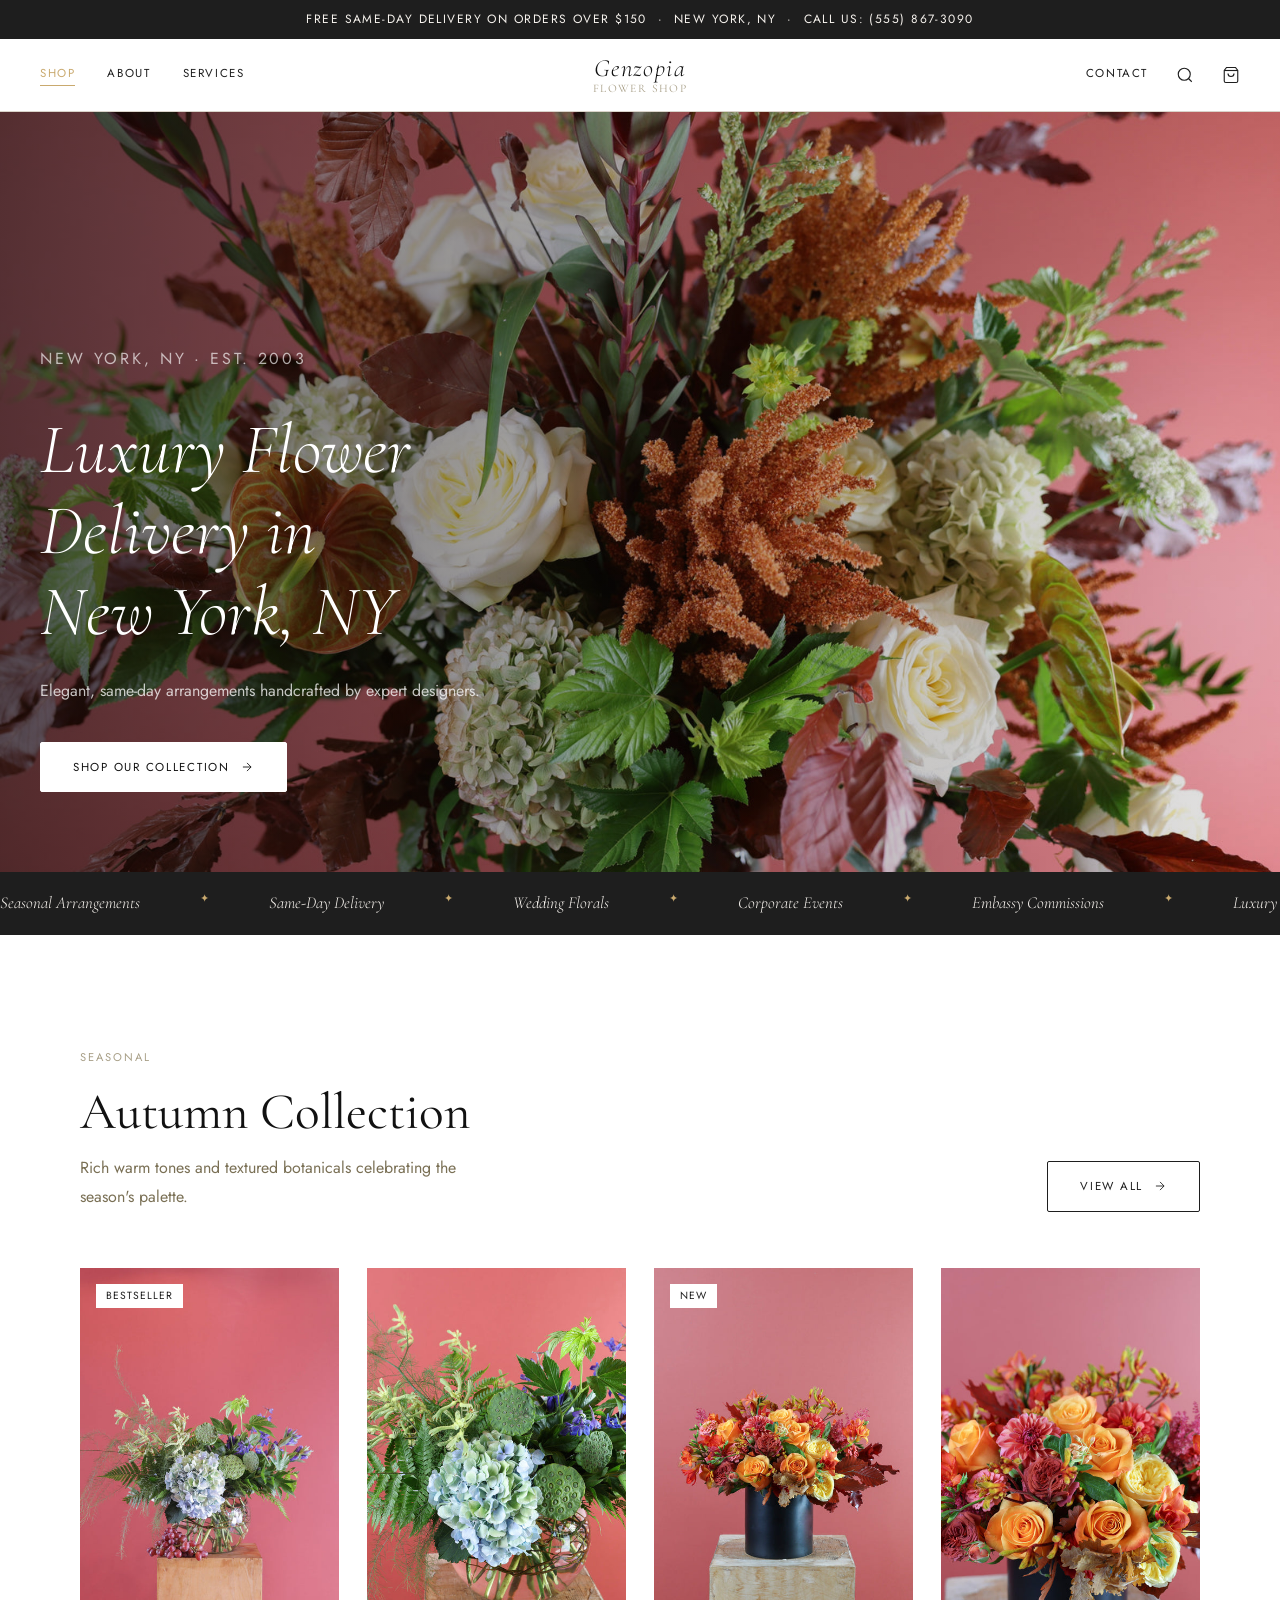
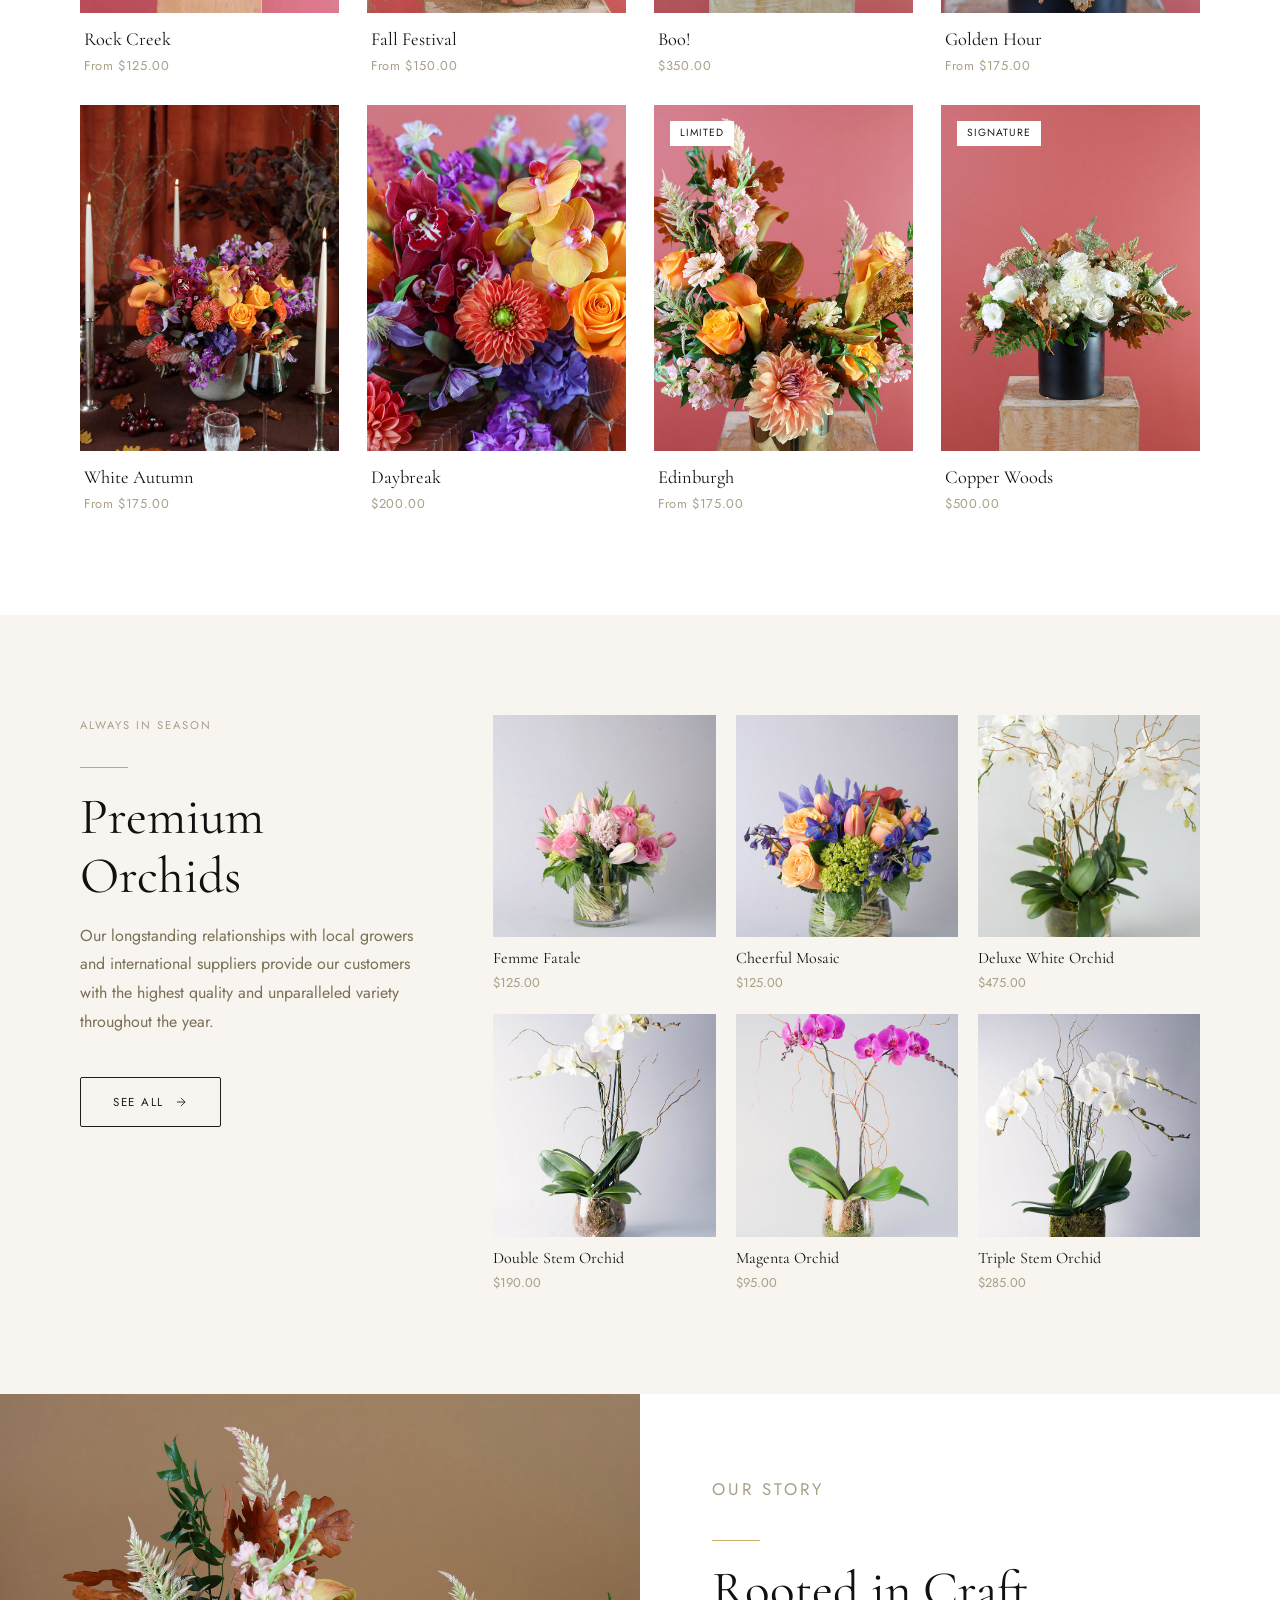
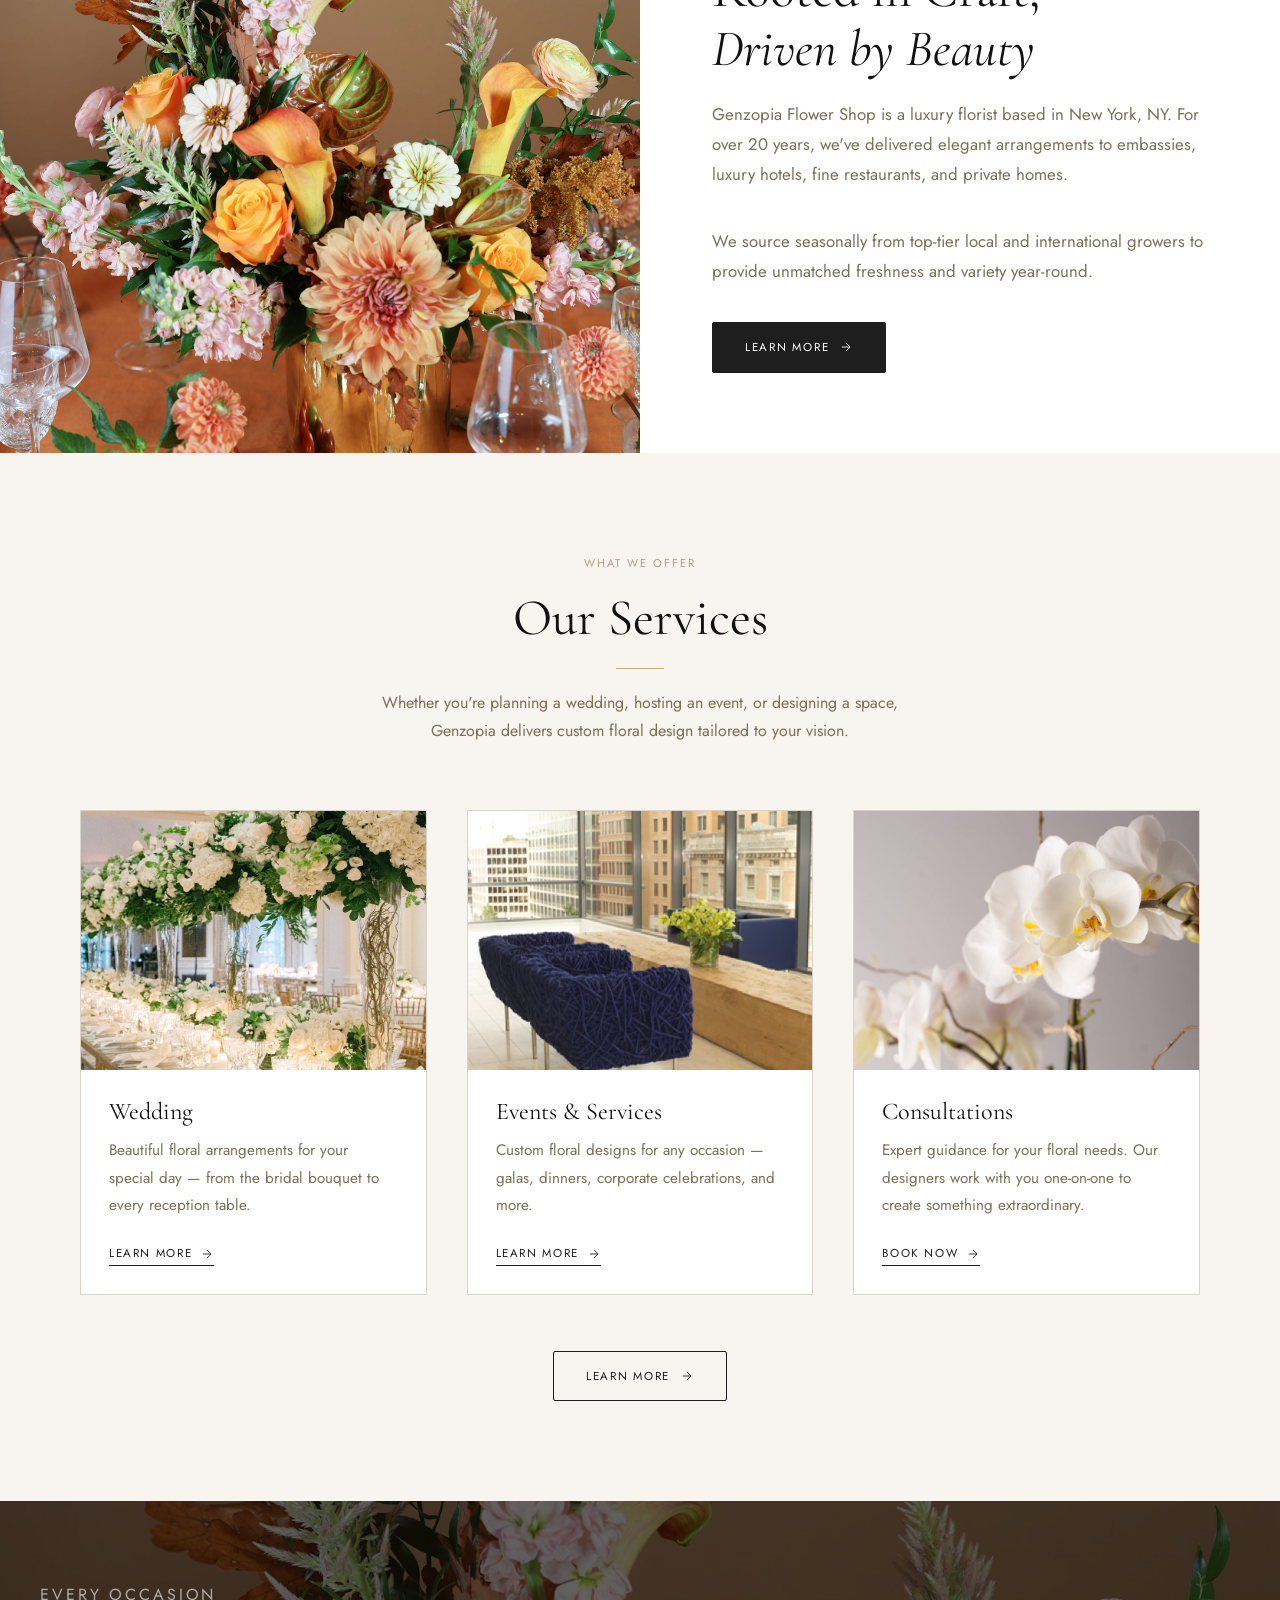
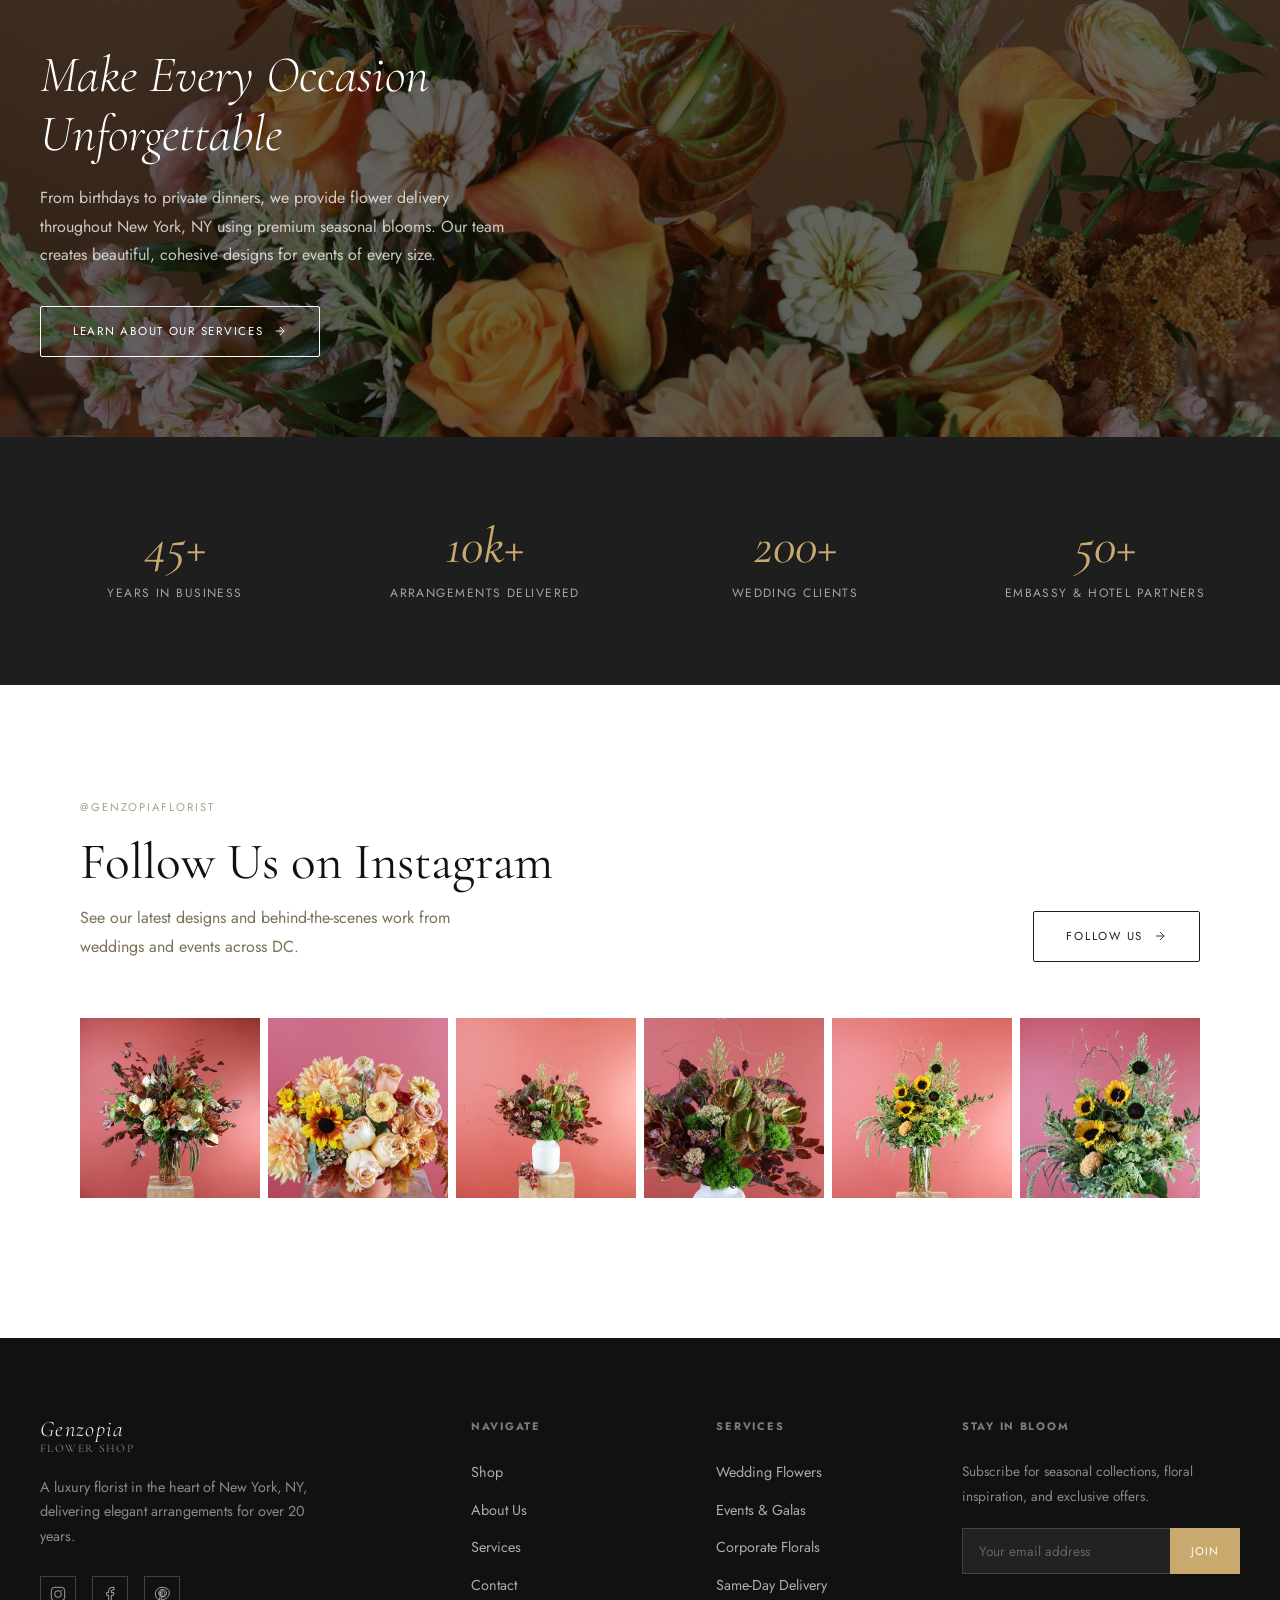
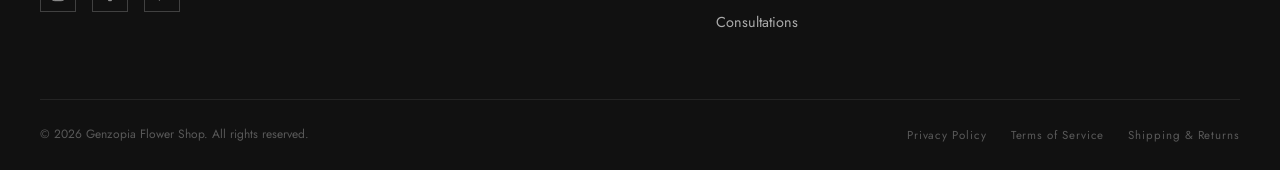
<file: index.html>
<!DOCTYPE html>
<html lang="en">
<head>
  <meta charset="UTF-8" />
  <meta name="viewport" content="width=device-width, initial-scale=1.0" />
  <title>Genzopia Flower Shop — Luxury Florist in New York, NY</title>
  <meta name="description" content="Elegant, same-day flower arrangements handcrafted by expert designers in New York, NY. Genzopia Flower Shop — luxury floristry for over 20 years." />
  <link rel="stylesheet" href="styles.css" />
</head>
<body>

  <!-- ===== ANNOUNCEMENT BAR ===== -->
  <div class="announcement-bar">
    Free same-day delivery on orders over $150 &nbsp;·&nbsp; New York, NY &nbsp;·&nbsp; Call us: (555) 867-3090
  </div>

  <!-- ===== HEADER ===== -->
  <header class="site-header">
    <div class="header-inner">
      <nav class="nav-left">
        <a href="index.html" class="nav-link active">Shop</a>
        <a href="about.html" class="nav-link">About</a>
        <a href="services.html" class="nav-link">Services</a>
      </nav>
      <a href="index.html" class="logo">
        Genzopia<span>Flower Shop</span>
      </a>
      <nav class="nav-right">
        <a href="contact.html" class="nav-link">Contact</a>
        <a href="#" class="nav-icon" aria-label="Search">
          <svg viewBox="0 0 24 24" fill="none" stroke="currentColor"><circle cx="11" cy="11" r="8"/><path d="M21 21l-4.35-4.35"/></svg>
        </a>
        <a href="#" class="nav-icon" aria-label="Cart">
          <svg viewBox="0 0 24 24" fill="none" stroke="currentColor"><path d="M6 2L3 6v14a2 2 0 002 2h14a2 2 0 002-2V6l-3-4z"/><line x1="3" y1="6" x2="21" y2="6"/><path d="M16 10a4 4 0 01-8 0"/></svg>
        </a>
      </nav>
      <button class="hamburger" id="hamburger" aria-label="Open menu">
        <span></span><span></span><span></span>
      </button>
    </div>
  </header>

  <!-- ===== MOBILE MENU ===== -->
  <div class="mobile-menu" id="mobileMenu">
    <button class="mobile-close" id="mobileClose">&#x2715;</button>
    <a href="index.html" class="nav-link">Shop</a>
    <a href="about.html" class="nav-link">About</a>
    <a href="services.html" class="nav-link">Services</a>
    <a href="contact.html" class="nav-link">Contact</a>
  </div>

  <main>

    <!-- ===== HERO ===== -->
    <section class="hero">
      <div class="hero-bg">
        <img src="images/hero.jpg" alt="Luxury floral arrangement" />
      </div>
      <div class="hero-overlay"></div>
      <div class="hero-content">
        <p class="section-label">New York, NY · Est. 2003</p>
        <h1>Luxury Flower<br>Delivery in<br>New York, NY</h1>
        <p>Elegant, same-day arrangements handcrafted by expert designers.</p>
        <a href="#collection" class="btn btn-light">
          Shop Our Collection
          <svg viewBox="0 0 24 24" fill="none" stroke="currentColor" stroke-width="1.5"><path d="M5 12h14M12 5l7 7-7 7"/></svg>
        </a>
      </div>
    </section>

    <!-- ===== MARQUEE ===== -->
    <div class="marquee-section" aria-hidden="true">
      <div class="marquee-track">
        <span>Seasonal Arrangements</span><span class="dot">✦</span>
        <span>Same-Day Delivery</span><span class="dot">✦</span>
        <span>Wedding Florals</span><span class="dot">✦</span>
        <span>Corporate Events</span><span class="dot">✦</span>
        <span>Embassy Commissions</span><span class="dot">✦</span>
        <span>Luxury Orchids</span><span class="dot">✦</span>
        <span>Seasonal Arrangements</span><span class="dot">✦</span>
        <span>Same-Day Delivery</span><span class="dot">✦</span>
        <span>Wedding Florals</span><span class="dot">✦</span>
        <span>Corporate Events</span><span class="dot">✦</span>
        <span>Embassy Commissions</span><span class="dot">✦</span>
        <span>Luxury Orchids</span><span class="dot">✦</span>
      </div>
    </div>

    <!-- ===== AUTUMN COLLECTION ===== -->
    <section class="collection-section" id="collection">
      <div class="container">
        <div class="section-header">
          <div class="section-header-left">
            <p class="section-label">Seasonal</p>
            <h2>Autumn Collection</h2>
            <p>Rich warm tones and textured botanicals celebrating the season's palette.</p>
          </div>
          <a href="#" class="btn btn-outline">
            View All
            <svg viewBox="0 0 24 24" fill="none" stroke="currentColor" stroke-width="1.5"><path d="M5 12h14M12 5l7 7-7 7"/></svg>
          </a>
        </div>

        <div class="product-grid">

          <article class="product-card">
            <div class="product-image">
              <img src="images/product-rock-creek.jpg" alt="Rock Creek arrangement" loading="lazy" />
              <span class="product-tag">Bestseller</span>
            </div>
            <div class="product-info">
              <h3 class="product-name">Rock Creek</h3>
              <p class="product-price">From $125.00</p>
            </div>
          </article>

          <article class="product-card">
            <div class="product-image">
              <img src="images/product-fall-festival.jpg" alt="Fall Festival arrangement" loading="lazy" />
            </div>
            <div class="product-info">
              <h3 class="product-name">Fall Festival</h3>
              <p class="product-price">From $150.00</p>
            </div>
          </article>

          <article class="product-card">
            <div class="product-image">
              <img src="images/product-boo.jpg" alt="Boo arrangement" loading="lazy" />
              <span class="product-tag">New</span>
            </div>
            <div class="product-info">
              <h3 class="product-name">Boo!</h3>
              <p class="product-price">$350.00</p>
            </div>
          </article>

          <article class="product-card">
            <div class="product-image">
              <img src="images/product-golden-hour.jpg" alt="Golden Hour arrangement" loading="lazy" />
            </div>
            <div class="product-info">
              <h3 class="product-name">Golden Hour</h3>
              <p class="product-price">From $175.00</p>
            </div>
          </article>

          <article class="product-card">
            <div class="product-image">
              <img src="images/product-white-autumn.jpg" alt="White Autumn arrangement" loading="lazy" />
            </div>
            <div class="product-info">
              <h3 class="product-name">White Autumn</h3>
              <p class="product-price">From $175.00</p>
            </div>
          </article>

          <article class="product-card">
            <div class="product-image">
              <img src="images/product-daybreak.jpg" alt="Daybreak arrangement" loading="lazy" />
            </div>
            <div class="product-info">
              <h3 class="product-name">Daybreak</h3>
              <p class="product-price">$200.00</p>
            </div>
          </article>

          <article class="product-card">
            <div class="product-image">
              <img src="images/product-edinburgh.jpg" alt="Edinburgh arrangement" loading="lazy" />
              <span class="product-tag">Limited</span>
            </div>
            <div class="product-info">
              <h3 class="product-name">Edinburgh</h3>
              <p class="product-price">From $175.00</p>
            </div>
          </article>

          <article class="product-card">
            <div class="product-image">
              <img src="images/product-copper-woods.jpg" alt="Copper Woods arrangement" loading="lazy" />
              <span class="product-tag">Signature</span>
            </div>
            <div class="product-info">
              <h3 class="product-name">Copper Woods</h3>
              <p class="product-price">$500.00</p>
            </div>
          </article>

        </div>
      </div>
    </section>

    <!-- ===== FEATURED PRODUCTS (orchids) ===== -->
    <section class="featured-section">
      <div class="container">
        <div class="featured-grid">

          <div class="featured-sidebar">
            <p class="section-label">Always in Season</p>
            <div class="divider"></div>
            <h2>Premium Orchids</h2>
            <p>Our longstanding relationships with local growers and international suppliers provide our customers with the highest quality and unparalleled variety throughout the year.</p>
            <a href="#" class="btn btn-outline" style="margin-top:8px">
              See All
              <svg viewBox="0 0 24 24" fill="none" stroke="currentColor" stroke-width="1.5"><path d="M5 12h14M12 5l7 7-7 7"/></svg>
            </a>
          </div>

          <div class="featured-list">
            <div class="featured-item">
              <div class="featured-item-img">
                <img src="images/featured-femme-fatale.jpg" alt="Femme Fatale" loading="lazy" />
              </div>
              <div class="featured-item-info">
                <h4>Femme Fatale</h4>
                <p class="price">$125.00</p>
              </div>
            </div>
            <div class="featured-item">
              <div class="featured-item-img">
                <img src="images/featured-cheerful-mosaic.jpg" alt="Cheerful Mosaic" loading="lazy" />
              </div>
              <div class="featured-item-info">
                <h4>Cheerful Mosaic</h4>
                <p class="price">$125.00</p>
              </div>
            </div>
            <div class="featured-item">
              <div class="featured-item-img">
                <img src="images/featured-orchid-deluxe.jpg" alt="Deluxe White Orchid" loading="lazy" />
              </div>
              <div class="featured-item-info">
                <h4>Deluxe White Orchid</h4>
                <p class="price">$475.00</p>
              </div>
            </div>
            <div class="featured-item">
              <div class="featured-item-img">
                <img src="images/featured-orchid-double.jpg" alt="Double Stem Orchid" loading="lazy" />
              </div>
              <div class="featured-item-info">
                <h4>Double Stem Orchid</h4>
                <p class="price">$190.00</p>
              </div>
            </div>
            <div class="featured-item">
              <div class="featured-item-img">
                <img src="images/featured-orchid-magenta.jpg" alt="Magenta Orchid" loading="lazy" />
              </div>
              <div class="featured-item-info">
                <h4>Magenta Orchid</h4>
                <p class="price">$95.00</p>
              </div>
            </div>
            <div class="featured-item">
              <div class="featured-item-img">
                <img src="images/featured-orchid-triple.jpg" alt="Triple Stem Orchid" loading="lazy" />
              </div>
              <div class="featured-item-info">
                <h4>Triple Stem Orchid</h4>
                <p class="price">$285.00</p>
              </div>
            </div>
          </div>

        </div>
      </div>
    </section>

    <!-- ===== STORY SECTION ===== -->
    <section class="story-section">
      <div class="story-image">
        <img src="images/story.jpg" alt="Genzopia floral studio" />
      </div>
      <div class="story-content">
        <div class="story-content-inner">
          <p class="section-label">Our Story</p>
          <div class="divider"></div>
          <h2>Rooted in Craft,<br><em>Driven by Beauty</em></h2>
          <p>Genzopia Flower Shop is a luxury florist based in New York, NY. For over 20 years, we've delivered elegant arrangements to embassies, luxury hotels, fine restaurants, and private homes.</p>
          <p>We source seasonally from top-tier local and international growers to provide unmatched freshness and variety year-round.</p>
          <a href="about.html" class="btn btn-dark">
            Learn More
            <svg viewBox="0 0 24 24" fill="none" stroke="currentColor" stroke-width="1.5"><path d="M5 12h14M12 5l7 7-7 7"/></svg>
          </a>
        </div>
      </div>
    </section>

    <!-- ===== SERVICES SECTION ===== -->
    <section class="services-section">
      <div class="container">
        <div class="services-intro">
          <p class="section-label">What We Offer</p>
          <h2>Our Services</h2>
          <div class="divider divider--center"></div>
          <p>Whether you're planning a wedding, hosting an event, or designing a space, Genzopia delivers custom floral design tailored to your vision.</p>
        </div>

        <div class="services-grid">
          <div class="service-card">
            <div class="service-card-img">
              <img src="images/service-wedding.png" alt="Wedding flowers" loading="lazy" />
            </div>
            <h3>Wedding</h3>
            <p>Beautiful floral arrangements for your special day — from the bridal bouquet to every reception table.</p>
            <a href="services.html" class="link-arrow">
              Learn More
              <svg viewBox="0 0 24 24" fill="none" stroke="currentColor" stroke-width="1.5"><path d="M5 12h14M12 5l7 7-7 7"/></svg>
            </a>
          </div>
          <div class="service-card">
            <div class="service-card-img">
              <img src="images/service-events.png" alt="Events and services" loading="lazy" />
            </div>
            <h3>Events &amp; Services</h3>
            <p>Custom floral designs for any occasion — galas, dinners, corporate celebrations, and more.</p>
            <a href="services.html" class="link-arrow">
              Learn More
              <svg viewBox="0 0 24 24" fill="none" stroke="currentColor" stroke-width="1.5"><path d="M5 12h14M12 5l7 7-7 7"/></svg>
            </a>
          </div>
          <div class="service-card">
            <div class="service-card-img">
              <img src="images/about-team.jpg" alt="Floral consultations" loading="lazy" />
            </div>
            <h3>Consultations</h3>
            <p>Expert guidance for your floral needs. Our designers work with you one-on-one to create something extraordinary.</p>
            <a href="contact.html" class="link-arrow">
              Book Now
              <svg viewBox="0 0 24 24" fill="none" stroke="currentColor" stroke-width="1.5"><path d="M5 12h14M12 5l7 7-7 7"/></svg>
            </a>
          </div>
        </div>

        <div style="text-align:center">
          <a href="services.html" class="btn btn-outline">
            Learn More
            <svg viewBox="0 0 24 24" fill="none" stroke="currentColor" stroke-width="1.5"><path d="M5 12h14M12 5l7 7-7 7"/></svg>
          </a>
        </div>
      </div>
    </section>

    <!-- ===== FULL-WIDTH BANNER ===== -->
    <section class="banner-section">
      <div class="banner-bg">
        <img src="images/banner.jpg" alt="Floral arrangement banner" />
      </div>
      <div class="banner-overlay"></div>
      <div class="banner-content">
        <div class="banner-text">
          <p class="section-label" style="color:rgba(255,255,255,0.6)">Every Occasion</p>
          <h2>Make Every Occasion<br>Unforgettable</h2>
          <p>From birthdays to private dinners, we provide flower delivery throughout New York, NY using premium seasonal blooms. Our team creates beautiful, cohesive designs for events of every size.</p>
          <a href="services.html" class="btn btn-outline-light">
            Learn About Our Services
            <svg viewBox="0 0 24 24" fill="none" stroke="currentColor" stroke-width="1.5"><path d="M5 12h14M12 5l7 7-7 7"/></svg>
          </a>
        </div>
      </div>
    </section>

    <!-- ===== STATS ===== -->
    <section class="stats-section">
      <div class="stats-grid">
        <div class="stat-item"><h2>45+</h2><p>Years in Business</p></div>
        <div class="stat-item"><h2>10k+</h2><p>Arrangements Delivered</p></div>
        <div class="stat-item"><h2>200+</h2><p>Wedding Clients</p></div>
        <div class="stat-item"><h2>50+</h2><p>Embassy &amp; Hotel Partners</p></div>
      </div>
    </section>

    <!-- ===== INSTAGRAM ===== -->
    <section class="instagram-section">
      <div class="container">
        <div class="section-header">
          <div class="section-header-left">
            <p class="section-label">@genzopiaflorist</p>
            <h2>Follow Us on Instagram</h2>
            <p>See our latest designs and behind-the-scenes work from weddings and events across DC.</p>
          </div>
          <a href="#" class="btn btn-outline">
            Follow Us
            <svg viewBox="0 0 24 24" fill="none" stroke="currentColor" stroke-width="1.5"><path d="M5 12h14M12 5l7 7-7 7"/></svg>
          </a>
        </div>
        <div class="instagram-grid">
          <a href="#" class="instagram-item"><img src="images/ig-1.jpg" alt="Instagram post 1" loading="lazy" /></a>
          <a href="#" class="instagram-item"><img src="images/ig-2.jpg" alt="Instagram post 2" loading="lazy" /></a>
          <a href="#" class="instagram-item"><img src="images/ig-3.jpg" alt="Instagram post 3" loading="lazy" /></a>
          <a href="#" class="instagram-item"><img src="images/ig-4.jpg" alt="Instagram post 4" loading="lazy" /></a>
          <a href="#" class="instagram-item"><img src="images/ig-5.jpg" alt="Instagram post 5" loading="lazy" /></a>
          <a href="#" class="instagram-item"><img src="images/ig-6.jpg" alt="Instagram post 6" loading="lazy" /></a>
        </div>
      </div>
    </section>

  </main>

  <!-- ===== FOOTER ===== -->
  <footer class="site-footer">
    <div class="footer-grid">
      <div class="footer-brand">
        <a href="index.html" class="logo footer-logo">
          Genzopia<span>Flower Shop</span>
        </a>
        <p>A luxury florist in the heart of New York, NY, delivering elegant arrangements for over 20 years.</p>
        <div class="footer-social" style="margin-top:28px">
          <a href="#" class="social-icon" aria-label="Instagram">
            <svg viewBox="0 0 24 24" fill="none" stroke="currentColor" stroke-width="1.5"><rect x="2" y="2" width="20" height="20" rx="5"/><circle cx="12" cy="12" r="5"/><circle cx="17.5" cy="6.5" r="1" fill="currentColor" stroke="none"/></svg>
          </a>
          <a href="#" class="social-icon" aria-label="Facebook">
            <svg viewBox="0 0 24 24" fill="none" stroke="currentColor" stroke-width="1.5"><path d="M18 2h-3a5 5 0 00-5 5v3H7v4h3v8h4v-8h3l1-4h-4V7a1 1 0 011-1h3z"/></svg>
          </a>
          <a href="#" class="social-icon" aria-label="Pinterest">
            <svg viewBox="0 0 24 24" fill="none" stroke="currentColor" stroke-width="1.5"><path d="M12 2C6.48 2 2 6.48 2 12c0 4.24 2.65 7.86 6.39 9.29-.09-.78-.17-1.98.04-2.83.18-.77 1.22-5.15 1.22-5.15s-.31-.62-.31-1.54c0-1.45.84-2.53 1.88-2.53.89 0 1.32.67 1.32 1.47 0 .9-.57 2.24-.87 3.48-.25 1.04.52 1.88 1.54 1.88 1.85 0 3.1-2.37 3.1-5.18 0-2.15-1.46-3.65-3.54-3.65-2.41 0-3.83 1.81-3.83 3.68 0 .73.28 1.51.63 1.93.07.08.08.15.06.24l-.23.97c-.04.15-.13.18-.3.11C7.56 13.38 7 11.93 7 10.7c0-2.92 2.12-5.6 6.12-5.6 3.21 0 5.7 2.29 5.7 5.35 0 3.19-2.01 5.75-4.8 5.75-.94 0-1.82-.49-2.12-1.06l-.58 2.15c-.21.81-.77 1.82-1.15 2.44.87.27 1.79.41 2.73.41 5.52 0 10-4.48 10-10S17.52 2 12 2z"/></svg>
          </a>
        </div>
      </div>
      <div class="footer-col">
        <h5>Navigate</h5>
        <ul class="footer-links">
          <li><a href="index.html">Shop</a></li>
          <li><a href="about.html">About Us</a></li>
          <li><a href="services.html">Services</a></li>
          <li><a href="contact.html">Contact</a></li>
        </ul>
      </div>
      <div class="footer-col">
        <h5>Services</h5>
        <ul class="footer-links">
          <li><a href="services.html">Wedding Flowers</a></li>
          <li><a href="services.html">Events &amp; Galas</a></li>
          <li><a href="services.html">Corporate Florals</a></li>
          <li><a href="services.html">Same-Day Delivery</a></li>
          <li><a href="contact.html">Consultations</a></li>
        </ul>
      </div>
      <div class="footer-col footer-newsletter">
        <h5>Stay in Bloom</h5>
        <p>Subscribe for seasonal collections, floral inspiration, and exclusive offers.</p>
        <form class="newsletter-form" onsubmit="return false;">
          <input type="email" placeholder="Your email address" aria-label="Email address" />
          <button type="submit">Join</button>
        </form>
      </div>
    </div>
    <div class="footer-bottom">
      <p>&copy; 2026 Genzopia Flower Shop. All rights reserved.</p>
      <div class="footer-bottom-links">
        <a href="#">Privacy Policy</a>
        <a href="#">Terms of Service</a>
        <a href="#">Shipping &amp; Returns</a>
      </div>
    </div>
  </footer>

  <script>
    const hamburger = document.getElementById('hamburger');
    const mobileMenu = document.getElementById('mobileMenu');
    const mobileClose = document.getElementById('mobileClose');
    hamburger.addEventListener('click', () => mobileMenu.classList.add('open'));
    mobileClose.addEventListener('click', () => mobileMenu.classList.remove('open'));
    mobileMenu.querySelectorAll('.nav-link').forEach(l => l.addEventListener('click', () => mobileMenu.classList.remove('open')));
  </script>

</body>
</html>
</file>
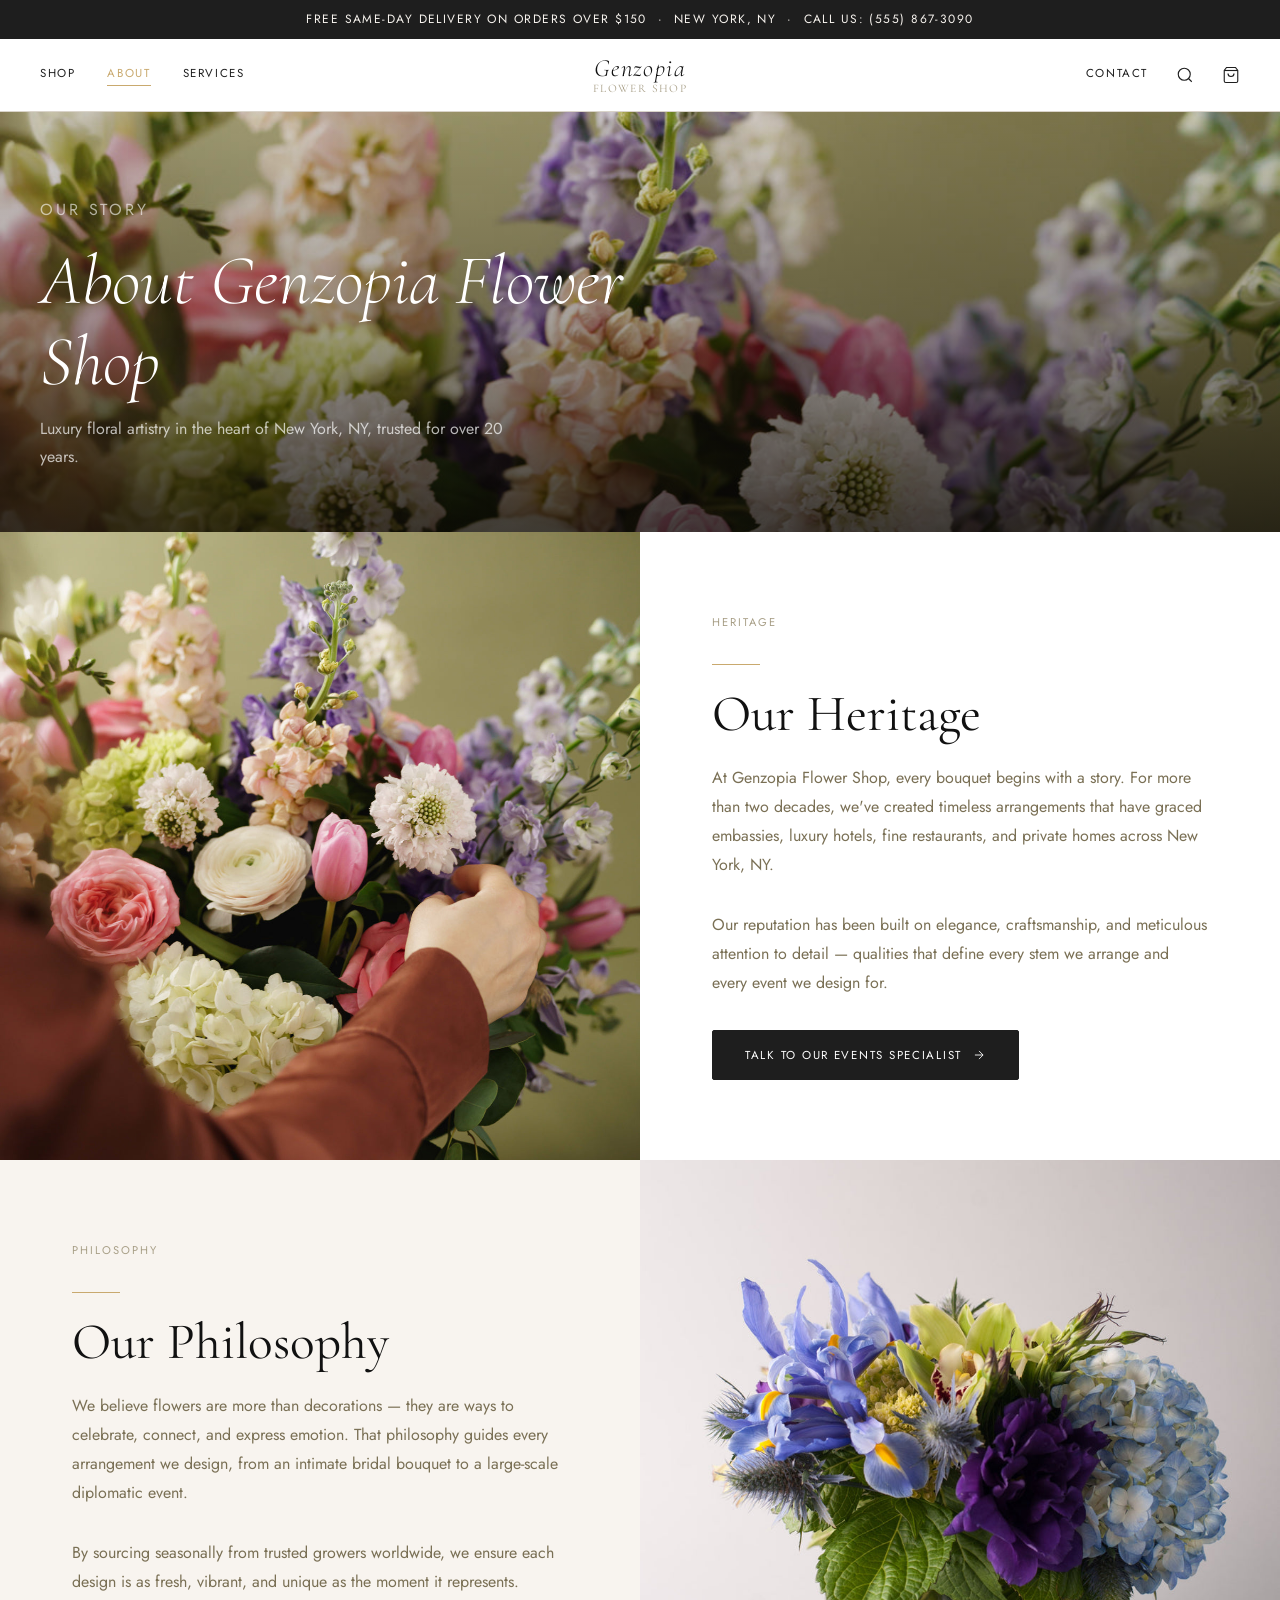
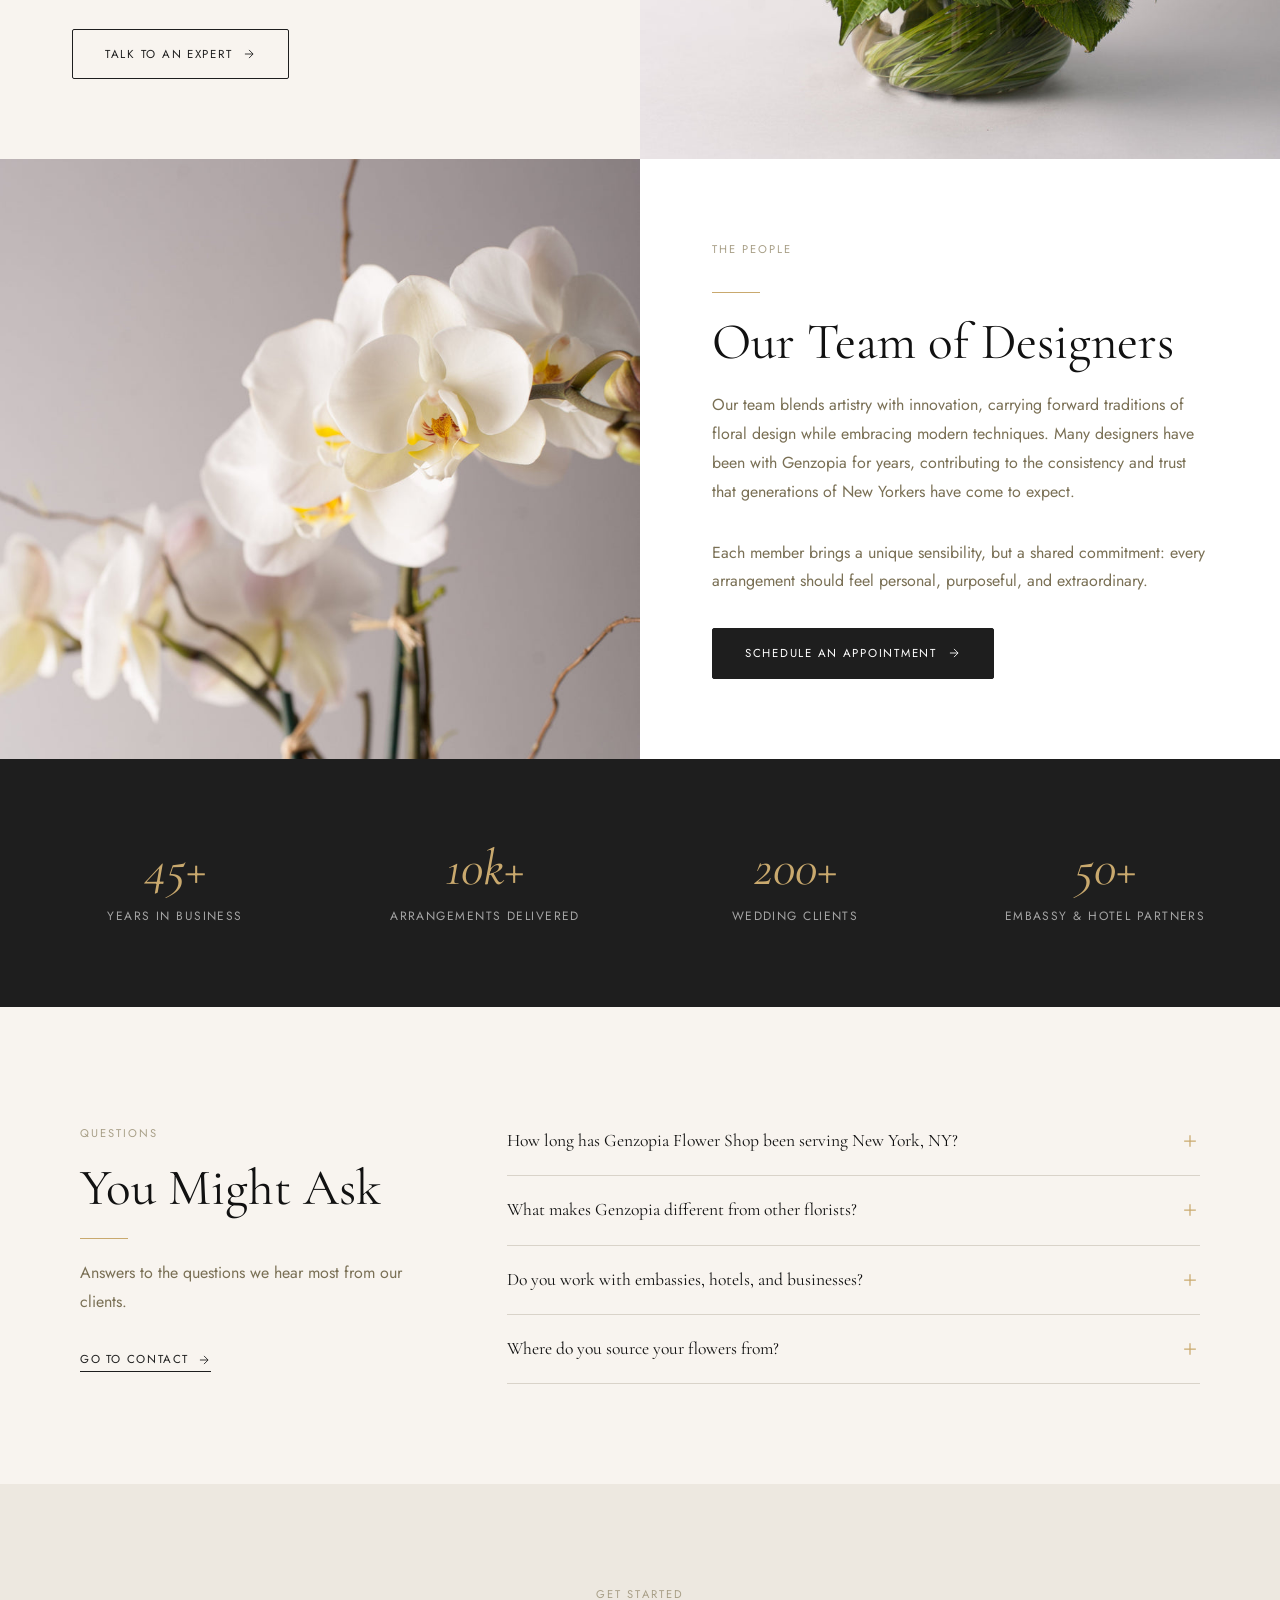
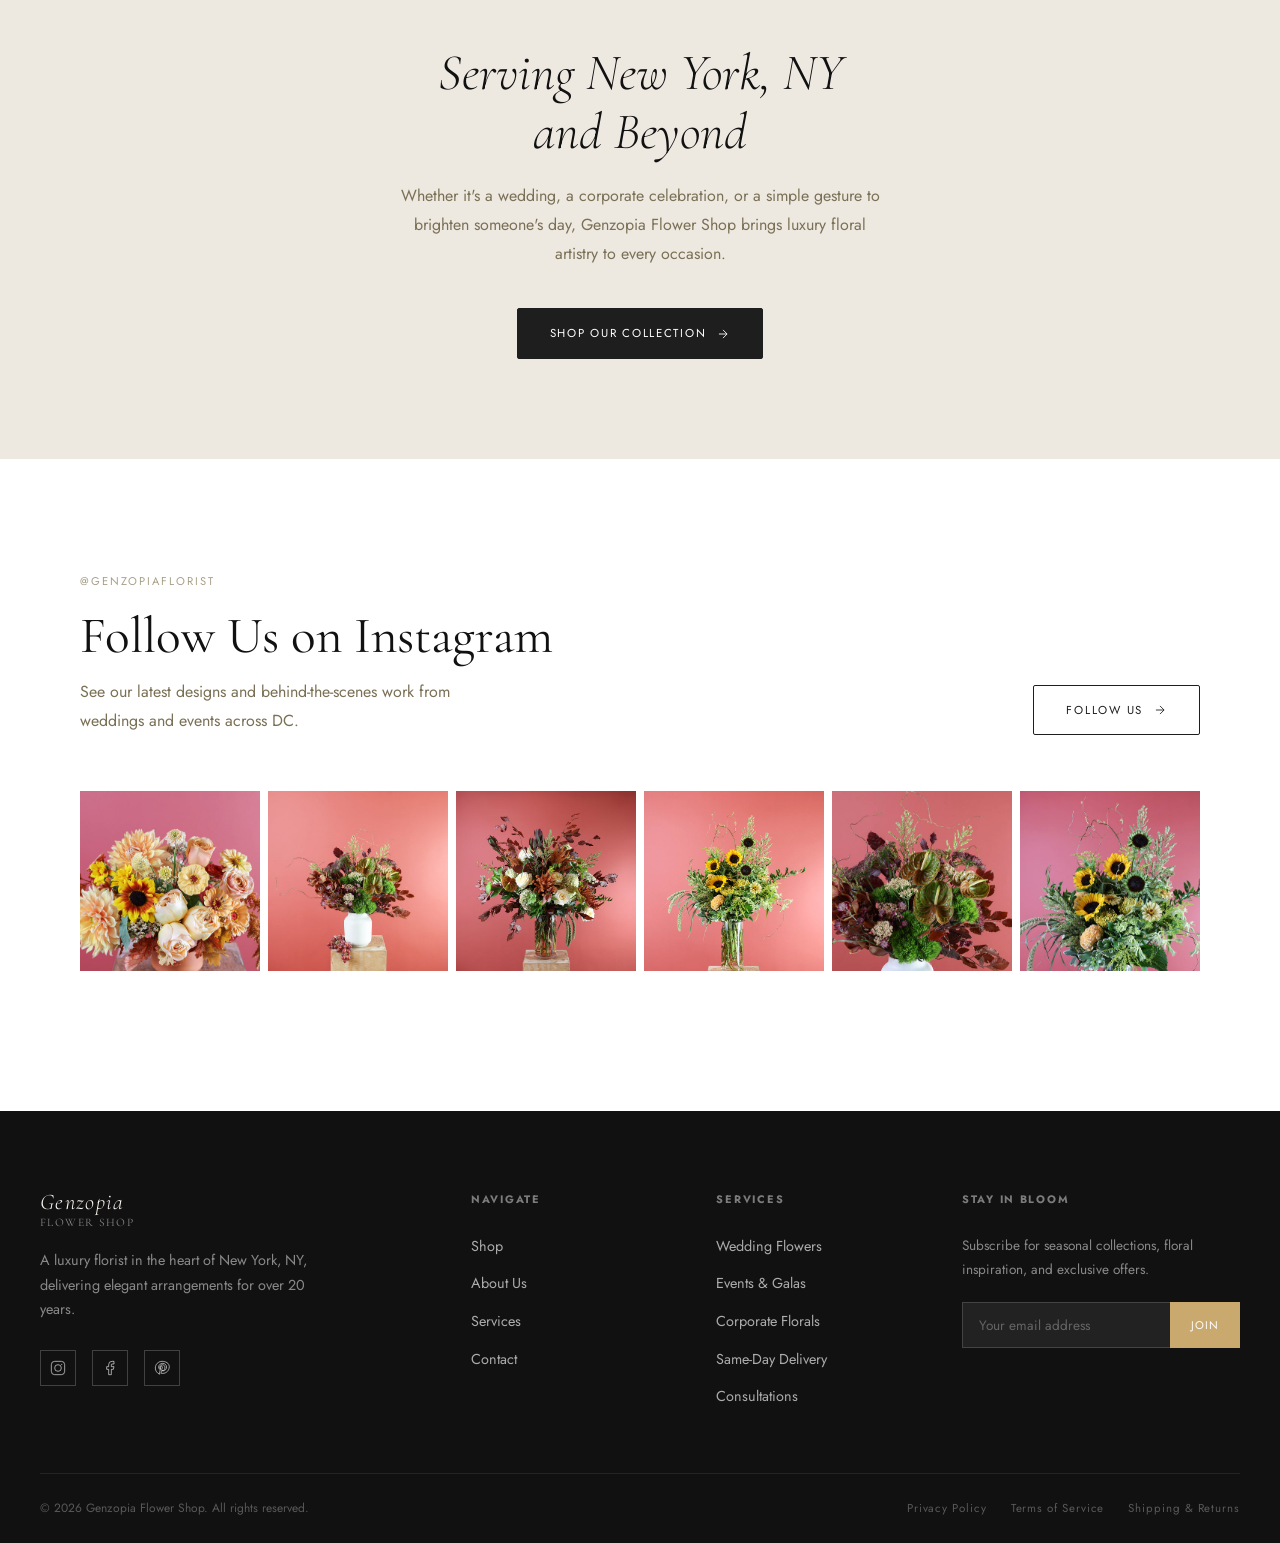
<file: about.html>
<!DOCTYPE html>
<html lang="en">
<head>
  <meta charset="UTF-8" />
  <meta name="viewport" content="width=device-width, initial-scale=1.0" />
  <title>About — Genzopia Flower Shop</title>
  <meta name="description" content="For over 20 years, Genzopia Flower Shop has created timeless arrangements for embassies, luxury hotels, and private homes across New York, NY." />
  <link rel="stylesheet" href="styles.css" />
</head>
<body>

  <!-- ANNOUNCEMENT BAR -->
  <div class="announcement-bar">
    Free same-day delivery on orders over $150 &nbsp;·&nbsp; New York, NY &nbsp;·&nbsp; Call us: (555) 867-3090
  </div>

  <!-- HEADER -->
  <header class="site-header">
    <div class="header-inner">
      <nav class="nav-left">
        <a href="index.html" class="nav-link">Shop</a>
        <a href="about.html" class="nav-link active">About</a>
        <a href="services.html" class="nav-link">Services</a>
      </nav>
      <a href="index.html" class="logo">
        Genzopia<span>Flower Shop</span>
      </a>
      <nav class="nav-right">
        <a href="contact.html" class="nav-link">Contact</a>
        <a href="#" class="nav-icon" aria-label="Search">
          <svg viewBox="0 0 24 24" fill="none" stroke="currentColor"><circle cx="11" cy="11" r="8"/><path d="M21 21l-4.35-4.35"/></svg>
        </a>
        <a href="#" class="nav-icon" aria-label="Cart">
          <svg viewBox="0 0 24 24" fill="none" stroke="currentColor"><path d="M6 2L3 6v14a2 2 0 002 2h14a2 2 0 002-2V6l-3-4z"/><line x1="3" y1="6" x2="21" y2="6"/><path d="M16 10a4 4 0 01-8 0"/></svg>
        </a>
      </nav>
      <button class="hamburger" id="hamburger" aria-label="Open menu">
        <span></span><span></span><span></span>
      </button>
    </div>
  </header>

  <!-- MOBILE MENU -->
  <div class="mobile-menu" id="mobileMenu">
    <button class="mobile-close" id="mobileClose">&#x2715;</button>
    <a href="index.html" class="nav-link">Shop</a>
    <a href="about.html" class="nav-link">About</a>
    <a href="services.html" class="nav-link">Services</a>
    <a href="contact.html" class="nav-link">Contact</a>
  </div>

  <main>

    <!-- PAGE BANNER -->
    <section class="page-banner">
      <div class="page-banner-bg">
        <img src="images/about-heritage.jpg" alt="Genzopia Flower Shop heritage" />
      </div>
      <div class="page-banner-overlay"></div>
      <div class="page-banner-content">
        <p class="section-label">Our Story</p>
        <h1>About Genzopia Flower Shop</h1>
        <p>Luxury floral artistry in the heart of New York, NY, trusted for over 20 years.</p>
      </div>
    </section>

    <!-- HERITAGE -->
    <section class="two-col-section">
      <div class="two-col-image">
        <img src="images/about-heritage.jpg" alt="Our Heritage" loading="lazy" />
      </div>
      <div class="two-col-content">
        <div class="two-col-inner">
          <p class="section-label">Heritage</p>
          <div class="divider"></div>
          <h2>Our Heritage</h2>
          <p>At Genzopia Flower Shop, every bouquet begins with a story. For more than two decades, we've created timeless arrangements that have graced embassies, luxury hotels, fine restaurants, and private homes across New York, NY.</p>
          <p>Our reputation has been built on elegance, craftsmanship, and meticulous attention to detail — qualities that define every stem we arrange and every event we design for.</p>
          <a href="contact.html" class="btn btn-dark">
            Talk to Our Events Specialist
            <svg viewBox="0 0 24 24" fill="none" stroke="currentColor" stroke-width="1.5"><path d="M5 12h14M12 5l7 7-7 7"/></svg>
          </a>
        </div>
      </div>
    </section>

    <!-- PHILOSOPHY -->
    <section class="two-col-section two-col-reverse">
      <div class="two-col-image">
        <img src="images/about-philosophy.jpg" alt="Our Philosophy" loading="lazy" />
      </div>
      <div class="two-col-content bg-cream">
        <div class="two-col-inner">
          <p class="section-label">Philosophy</p>
          <div class="divider"></div>
          <h2>Our Philosophy</h2>
          <p>We believe flowers are more than decorations — they are ways to celebrate, connect, and express emotion. That philosophy guides every arrangement we design, from an intimate bridal bouquet to a large-scale diplomatic event.</p>
          <p>By sourcing seasonally from trusted growers worldwide, we ensure each design is as fresh, vibrant, and unique as the moment it represents.</p>
          <a href="contact.html" class="btn btn-outline">
            Talk to an Expert
            <svg viewBox="0 0 24 24" fill="none" stroke="currentColor" stroke-width="1.5"><path d="M5 12h14M12 5l7 7-7 7"/></svg>
          </a>
        </div>
      </div>
    </section>

    <!-- TEAM -->
    <section class="two-col-section">
      <div class="two-col-image">
        <img src="images/about-team.jpg" alt="Our Team" loading="lazy" />
      </div>
      <div class="two-col-content">
        <div class="two-col-inner">
          <p class="section-label">The People</p>
          <div class="divider"></div>
          <h2>Our Team of Designers</h2>
          <p>Our team blends artistry with innovation, carrying forward traditions of floral design while embracing modern techniques. Many designers have been with Genzopia for years, contributing to the consistency and trust that generations of New Yorkers have come to expect.</p>
          <p>Each member brings a unique sensibility, but a shared commitment: every arrangement should feel personal, purposeful, and extraordinary.</p>
          <a href="contact.html" class="btn btn-dark">
            Schedule an Appointment
            <svg viewBox="0 0 24 24" fill="none" stroke="currentColor" stroke-width="1.5"><path d="M5 12h14M12 5l7 7-7 7"/></svg>
          </a>
        </div>
      </div>
    </section>

    <!-- STATS -->
    <section class="stats-section">
      <div class="stats-grid">
        <div class="stat-item"><h2>45+</h2><p>Years in Business</p></div>
        <div class="stat-item"><h2>10k+</h2><p>Arrangements Delivered</p></div>
        <div class="stat-item"><h2>200+</h2><p>Wedding Clients</p></div>
        <div class="stat-item"><h2>50+</h2><p>Embassy &amp; Hotel Partners</p></div>
      </div>
    </section>

    <!-- FAQ -->
    <section class="faq-section">
      <div class="container">
        <div class="faq-label">
          <p class="section-label">Questions</p>
          <h2>You Might Ask</h2>
          <div class="divider"></div>
          <p>Answers to the questions we hear most from our clients.</p>
          <br/>
          <a href="contact.html" class="link-arrow" style="margin-top:8px">
            Go to Contact
            <svg viewBox="0 0 24 24" fill="none" stroke="currentColor" stroke-width="1.5"><path d="M5 12h14M12 5l7 7-7 7"/></svg>
          </a>
        </div>
        <div class="faq-list">
          <div class="faq-item">
            <button class="faq-question">
              <h4>How long has Genzopia Flower Shop been serving New York, NY?</h4>
              <svg class="faq-icon" viewBox="0 0 24 24" fill="none" stroke="currentColor" stroke-width="1.5"><path d="M12 5v14M5 12h14"/></svg>
            </button>
            <div class="faq-answer">
              <p>We've been proudly designing luxury floral arrangements for more than 20 years, trusted by embassies, hotels, restaurants, and private homes throughout the city.</p>
            </div>
          </div>
          <div class="faq-item">
            <button class="faq-question">
              <h4>What makes Genzopia different from other florists?</h4>
              <svg class="faq-icon" viewBox="0 0 24 24" fill="none" stroke="currentColor" stroke-width="1.5"><path d="M12 5v14M5 12h14"/></svg>
            </button>
            <div class="faq-answer">
              <p>Our designers combine artistry, seasonal sourcing, and decades of experience to create timeless floral designs. Every arrangement is handcrafted to reflect elegance, emotion, and purpose — never rushed, never generic.</p>
            </div>
          </div>
          <div class="faq-item">
            <button class="faq-question">
              <h4>Do you work with embassies, hotels, and businesses?</h4>
              <svg class="faq-icon" viewBox="0 0 24 24" fill="none" stroke="currentColor" stroke-width="1.5"><path d="M12 5v14M5 12h14"/></svg>
            </button>
            <div class="faq-answer">
              <p>Yes. Genzopia has a long history of serving New York's diplomatic community, luxury hotels, and leading businesses — alongside weddings and private events. We offer dedicated account management for institutional clients.</p>
            </div>
          </div>
          <div class="faq-item">
            <button class="faq-question">
              <h4>Where do you source your flowers from?</h4>
              <svg class="faq-icon" viewBox="0 0 24 24" fill="none" stroke="currentColor" stroke-width="1.5"><path d="M12 5v14M5 12h14"/></svg>
            </button>
            <div class="faq-answer">
              <p>We maintain longstanding relationships with local growers in the mid-Atlantic region as well as international suppliers in Holland, Colombia, and Ecuador. This allows us to offer exceptional variety and freshness throughout every season.</p>
            </div>
          </div>
        </div>
      </div>
    </section>

    <!-- CTA -->
    <section class="cta-section">
      <p class="section-label" style="text-align:center">Get Started</p>
      <h2>Serving New York, NY<br><em>and Beyond</em></h2>
      <p>Whether it's a wedding, a corporate celebration, or a simple gesture to brighten someone's day, Genzopia Flower Shop brings luxury floral artistry to every occasion.</p>
      <a href="index.html#collection" class="btn btn-dark">
        Shop Our Collection
        <svg viewBox="0 0 24 24" fill="none" stroke="currentColor" stroke-width="1.5"><path d="M5 12h14M12 5l7 7-7 7"/></svg>
      </a>
    </section>

    <!-- INSTAGRAM -->
    <section class="instagram-section">
      <div class="container">
        <div class="section-header">
          <div class="section-header-left">
            <p class="section-label">@genzopiaflorist</p>
            <h2>Follow Us on Instagram</h2>
            <p>See our latest designs and behind-the-scenes work from weddings and events across DC.</p>
          </div>
          <a href="#" class="btn btn-outline">
            Follow Us
            <svg viewBox="0 0 24 24" fill="none" stroke="currentColor" stroke-width="1.5"><path d="M5 12h14M12 5l7 7-7 7"/></svg>
          </a>
        </div>
        <div class="instagram-grid">
          <a href="#" class="instagram-item"><img src="images/ig-2.jpg" alt="Instagram post" loading="lazy" /></a>
          <a href="#" class="instagram-item"><img src="images/ig-3.jpg" alt="Instagram post" loading="lazy" /></a>
          <a href="#" class="instagram-item"><img src="images/ig-1.jpg" alt="Instagram post" loading="lazy" /></a>
          <a href="#" class="instagram-item"><img src="images/ig-5.jpg" alt="Instagram post" loading="lazy" /></a>
          <a href="#" class="instagram-item"><img src="images/ig-4.jpg" alt="Instagram post" loading="lazy" /></a>
          <a href="#" class="instagram-item"><img src="images/ig-6.jpg" alt="Instagram post" loading="lazy" /></a>
        </div>
      </div>
    </section>

  </main>

  <!-- FOOTER -->
  <footer class="site-footer">
    <div class="footer-grid">
      <div class="footer-brand">
        <a href="index.html" class="logo footer-logo">
          Genzopia<span>Flower Shop</span>
        </a>
        <p>A luxury florist in the heart of New York, NY, delivering elegant arrangements for over 20 years.</p>
        <div class="footer-social" style="margin-top:28px">
          <a href="#" class="social-icon" aria-label="Instagram">
            <svg viewBox="0 0 24 24" fill="none" stroke="currentColor" stroke-width="1.5"><rect x="2" y="2" width="20" height="20" rx="5"/><circle cx="12" cy="12" r="5"/><circle cx="17.5" cy="6.5" r="1" fill="currentColor" stroke="none"/></svg>
          </a>
          <a href="#" class="social-icon" aria-label="Facebook">
            <svg viewBox="0 0 24 24" fill="none" stroke="currentColor" stroke-width="1.5"><path d="M18 2h-3a5 5 0 00-5 5v3H7v4h3v8h4v-8h3l1-4h-4V7a1 1 0 011-1h3z"/></svg>
          </a>
          <a href="#" class="social-icon" aria-label="Pinterest">
            <svg viewBox="0 0 24 24" fill="none" stroke="currentColor" stroke-width="1.5"><path d="M12 2C6.48 2 2 6.48 2 12c0 4.24 2.65 7.86 6.39 9.29-.09-.78-.17-1.98.04-2.83.18-.77 1.22-5.15 1.22-5.15s-.31-.62-.31-1.54c0-1.45.84-2.53 1.88-2.53.89 0 1.32.67 1.32 1.47 0 .9-.57 2.24-.87 3.48-.25 1.04.52 1.88 1.54 1.88 1.85 0 3.1-2.37 3.1-5.18 0-2.15-1.46-3.65-3.54-3.65-2.41 0-3.83 1.81-3.83 3.68 0 .73.28 1.51.63 1.93.07.08.08.15.06.24l-.23.97c-.04.15-.13.18-.3.11C7.56 13.38 7 11.93 7 10.7c0-2.92 2.12-5.6 6.12-5.6 3.21 0 5.7 2.29 5.7 5.35 0 3.19-2.01 5.75-4.8 5.75-.94 0-1.82-.49-2.12-1.06l-.58 2.15c-.21.81-.77 1.82-1.15 2.44.87.27 1.79.41 2.73.41 5.52 0 10-4.48 10-10S17.52 2 12 2z"/></svg>
          </a>
        </div>
      </div>
      <div class="footer-col">
        <h5>Navigate</h5>
        <ul class="footer-links">
          <li><a href="index.html">Shop</a></li>
          <li><a href="about.html">About Us</a></li>
          <li><a href="services.html">Services</a></li>
          <li><a href="contact.html">Contact</a></li>
        </ul>
      </div>
      <div class="footer-col">
        <h5>Services</h5>
        <ul class="footer-links">
          <li><a href="services.html">Wedding Flowers</a></li>
          <li><a href="services.html">Events &amp; Galas</a></li>
          <li><a href="services.html">Corporate Florals</a></li>
          <li><a href="services.html">Same-Day Delivery</a></li>
          <li><a href="contact.html">Consultations</a></li>
        </ul>
      </div>
      <div class="footer-col footer-newsletter">
        <h5>Stay in Bloom</h5>
        <p>Subscribe for seasonal collections, floral inspiration, and exclusive offers.</p>
        <form class="newsletter-form" onsubmit="return false;">
          <input type="email" placeholder="Your email address" aria-label="Email address" />
          <button type="submit">Join</button>
        </form>
      </div>
    </div>
    <div class="footer-bottom">
      <p>&copy; 2026 Genzopia Flower Shop. All rights reserved.</p>
      <div class="footer-bottom-links">
        <a href="#">Privacy Policy</a>
        <a href="#">Terms of Service</a>
        <a href="#">Shipping &amp; Returns</a>
      </div>
    </div>
  </footer>

  <script>
    const hamburger = document.getElementById('hamburger');
    const mobileMenu = document.getElementById('mobileMenu');
    const mobileClose = document.getElementById('mobileClose');
    hamburger.addEventListener('click', () => mobileMenu.classList.add('open'));
    mobileClose.addEventListener('click', () => mobileMenu.classList.remove('open'));
    mobileMenu.querySelectorAll('.nav-link').forEach(l => l.addEventListener('click', () => mobileMenu.classList.remove('open')));

    document.querySelectorAll('.faq-question').forEach(btn => {
      btn.addEventListener('click', () => {
        const item = btn.closest('.faq-item');
        const isOpen = item.classList.contains('open');
        document.querySelectorAll('.faq-item').forEach(i => i.classList.remove('open'));
        if (!isOpen) item.classList.add('open');
      });
    });
  </script>

</body>
</html>
</file>
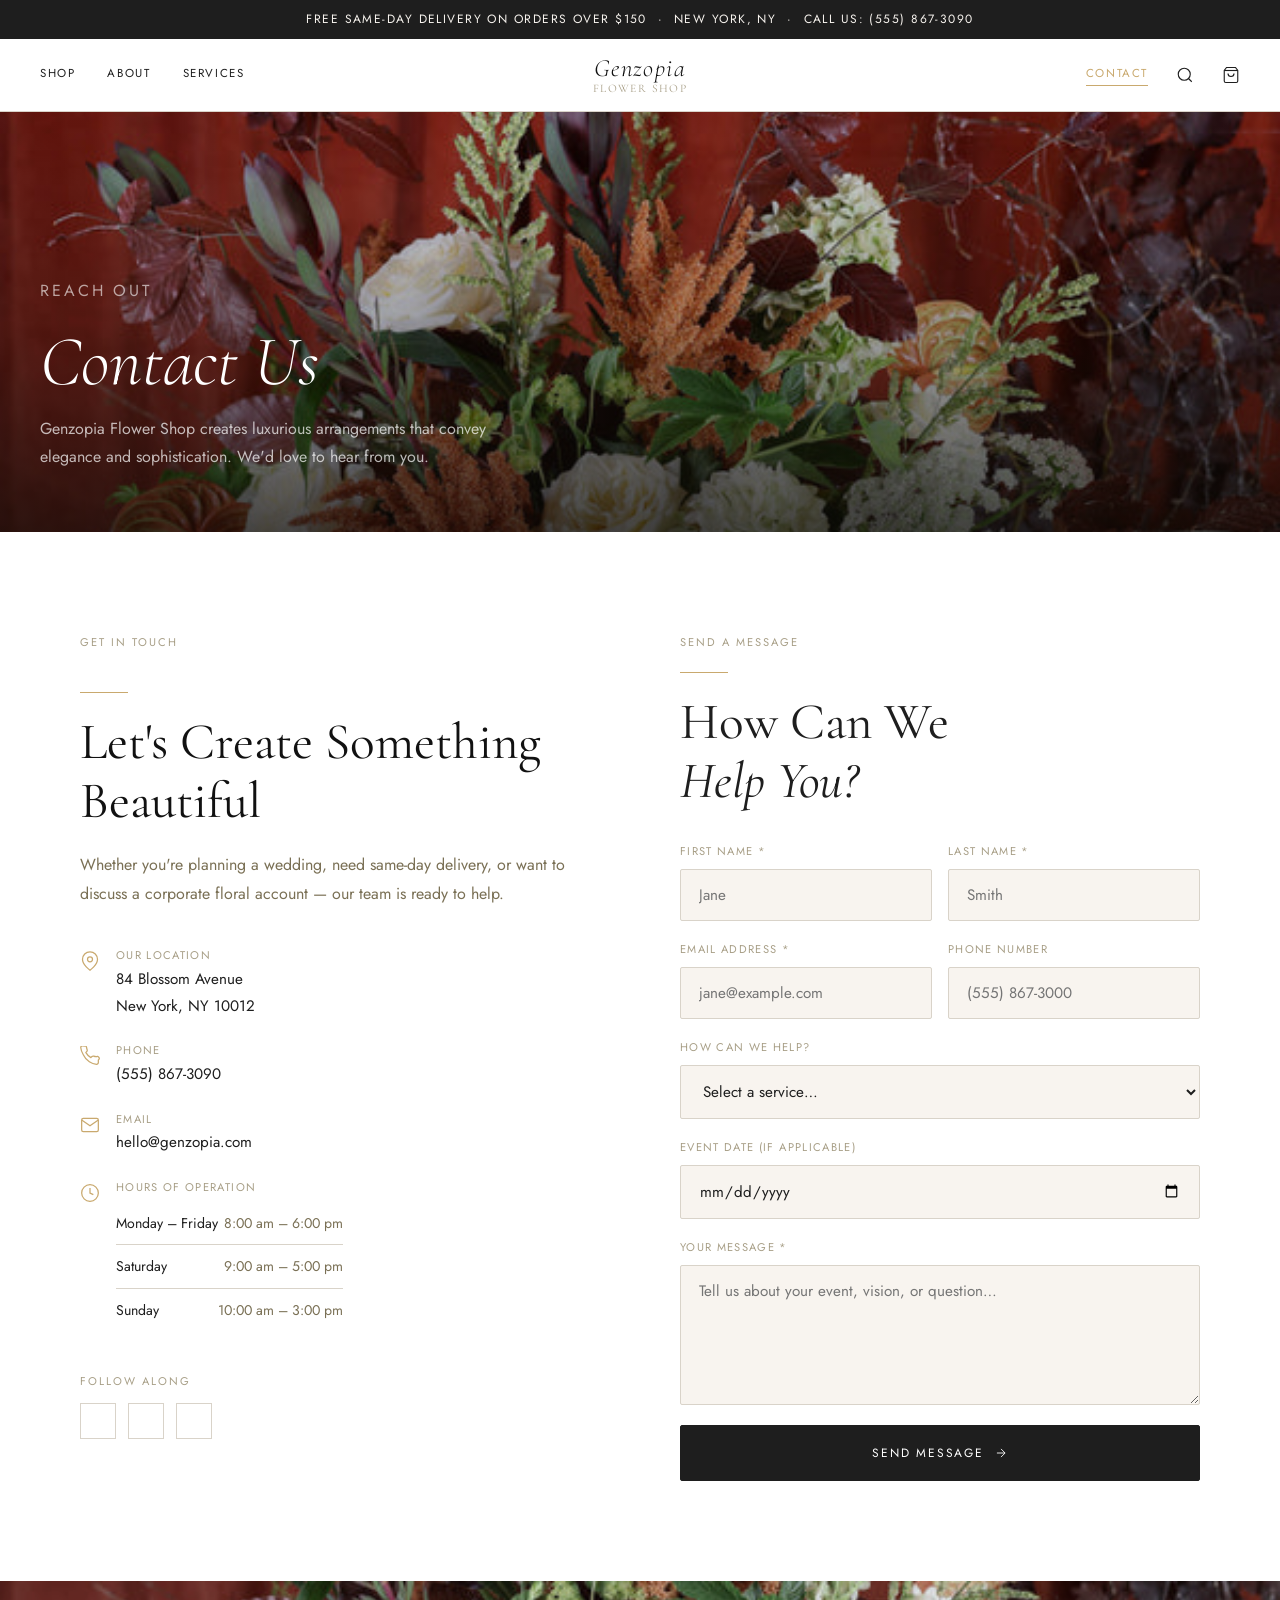
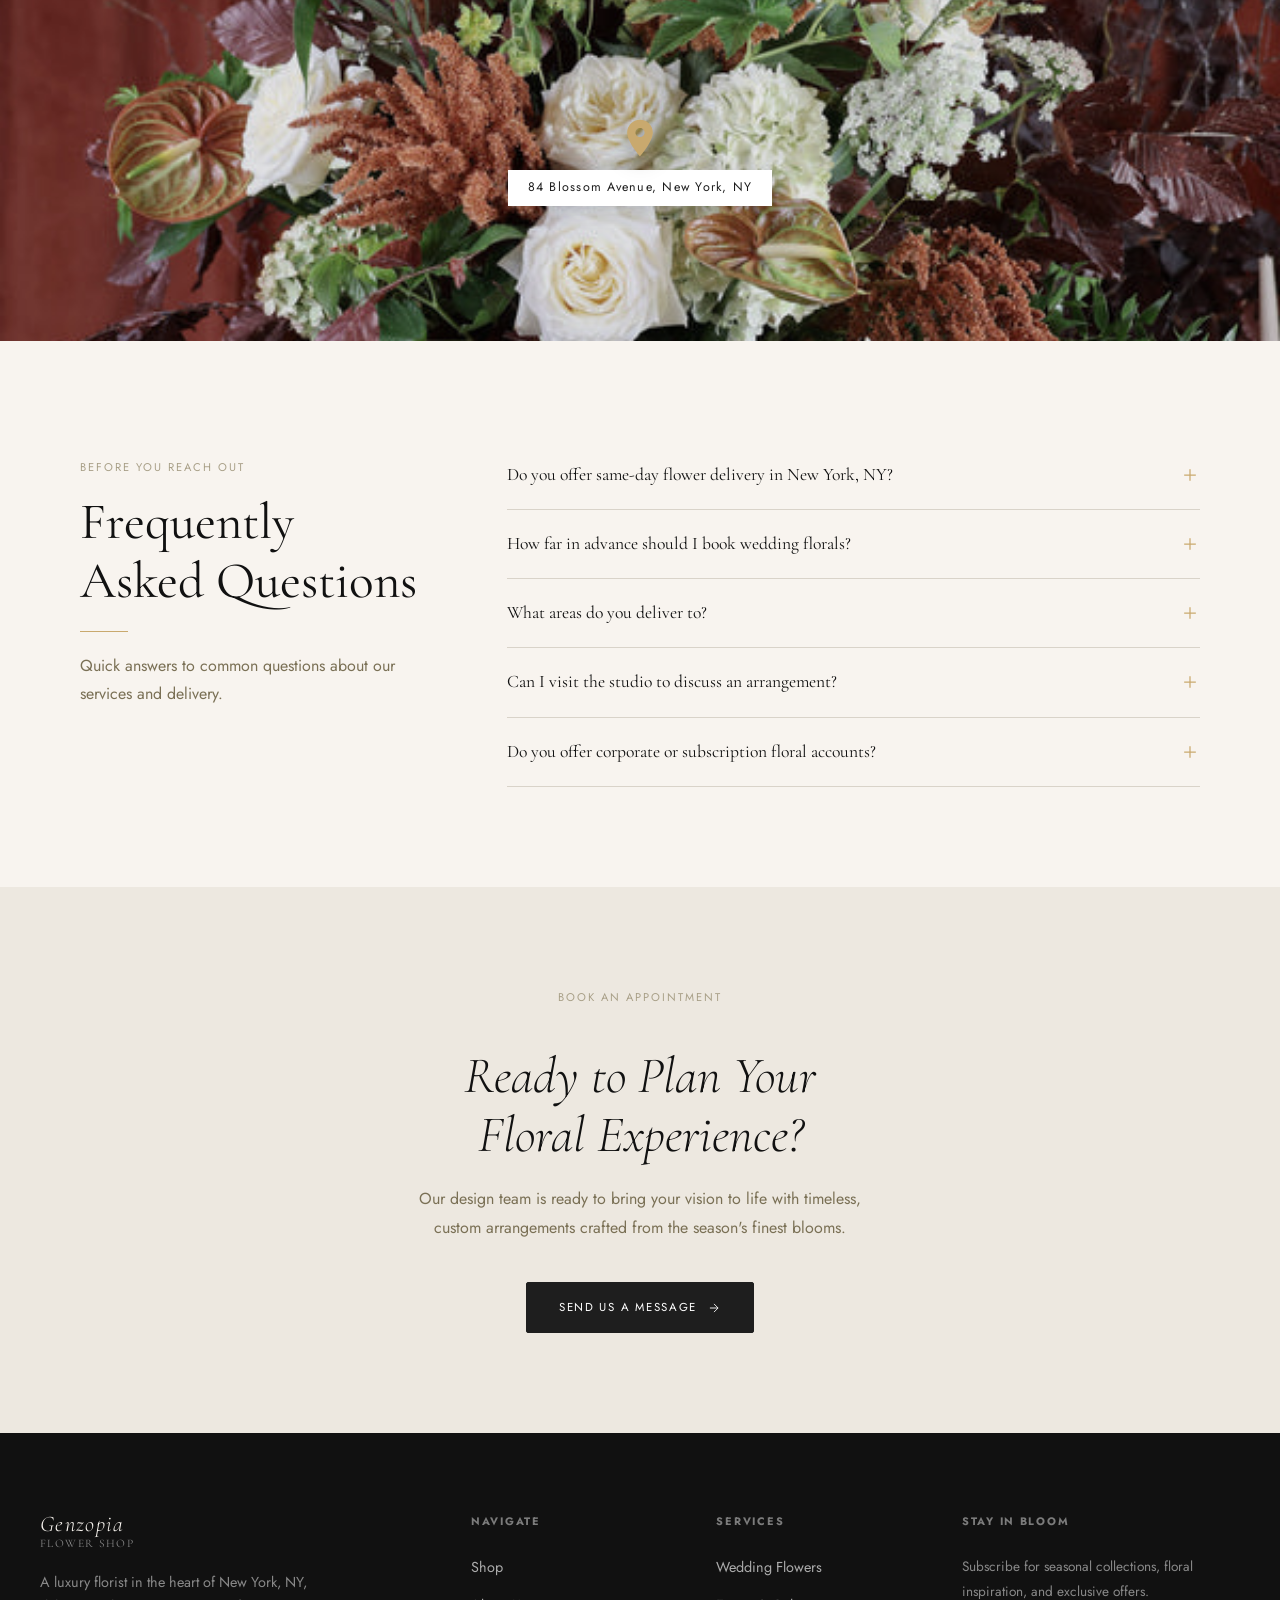
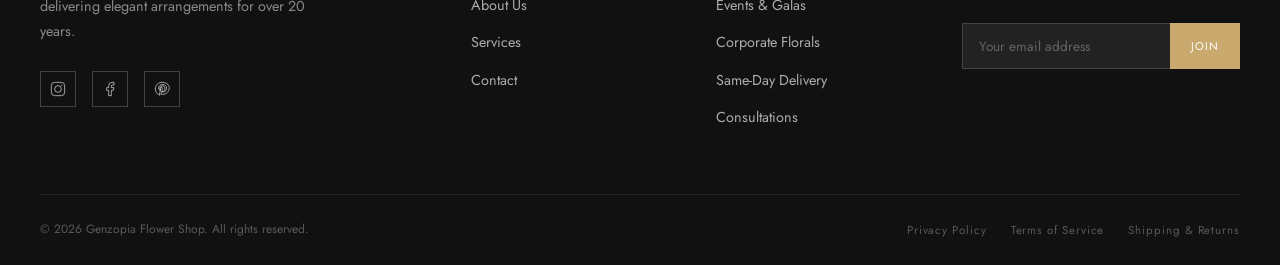
<file: contact.html>
<!DOCTYPE html>
<html lang="en">
<head>
  <meta charset="UTF-8" />
  <meta name="viewport" content="width=device-width, initial-scale=1.0" />
  <title>Contact — Genzopia Flower Shop</title>
  <meta name="description" content="Get in touch with Genzopia Flower Shop. Schedule a consultation, ask about same-day delivery, or inquire about wedding and event florals in New York, NY." />
  <link rel="stylesheet" href="styles.css" />
  <style>
    .map-placeholder {
      width: 100%;
      height: 360px;
      position: relative;
      overflow: hidden;
    }
    .map-placeholder img {
      width: 100%;
      height: 100%;
      object-fit: cover;
      filter: saturate(0.7) brightness(0.9);
    }
    .map-pin-overlay {
      position: absolute;
      inset: 0;
      display: flex;
      flex-direction: column;
      align-items: center;
      justify-content: center;
      gap: 10px;
    }
    .map-pin-overlay svg { width: 44px; height: 44px; color: var(--accent); filter: drop-shadow(0 4px 12px rgba(0,0,0,0.4)); }
    .map-pin-overlay span {
      background: var(--white);
      padding: 8px 20px;
      font-size: 0.78rem;
      letter-spacing: 0.1em;
      font-family: var(--font-sans);
      color: var(--charcoal);
      box-shadow: 0 4px 20px rgba(0,0,0,0.15);
    }
    .hours-table { width: 100%; border-collapse: collapse; margin-top: 8px; }
    .hours-table tr { border-bottom: 1px solid var(--border); }
    .hours-table tr:last-child { border-bottom: none; }
    .hours-table td { padding: 10px 0; font-size: 0.88rem; color: var(--charcoal); }
    .hours-table td:last-child { text-align: right; color: var(--olive); }
    .form-success {
      display: none;
      text-align: center;
      padding: 40px;
      border: 1px solid var(--border);
      background: var(--cream);
    }
    .form-success svg { width: 48px; height: 48px; color: var(--accent); margin: 0 auto 16px; display: block; }
    .form-success h3 { font-family: var(--font-serif); font-size: 1.6rem; color: var(--dark); margin-bottom: 8px; }
    .form-success p { font-size: 0.9rem; }
  </style>
</head>
<body>

  <!-- ANNOUNCEMENT BAR -->
  <div class="announcement-bar">
    Free same-day delivery on orders over $150 &nbsp;·&nbsp; New York, NY &nbsp;·&nbsp; Call us: (555) 867-3090
  </div>

  <!-- HEADER -->
  <header class="site-header">
    <div class="header-inner">
      <nav class="nav-left">
        <a href="index.html" class="nav-link">Shop</a>
        <a href="about.html" class="nav-link">About</a>
        <a href="services.html" class="nav-link">Services</a>
      </nav>
      <a href="index.html" class="logo">
        Genzopia<span>Flower Shop</span>
      </a>
      <nav class="nav-right">
        <a href="contact.html" class="nav-link active">Contact</a>
        <a href="#" class="nav-icon" aria-label="Search">
          <svg viewBox="0 0 24 24" fill="none" stroke="currentColor"><circle cx="11" cy="11" r="8"/><path d="M21 21l-4.35-4.35"/></svg>
        </a>
        <a href="#" class="nav-icon" aria-label="Cart">
          <svg viewBox="0 0 24 24" fill="none" stroke="currentColor"><path d="M6 2L3 6v14a2 2 0 002 2h14a2 2 0 002-2V6l-3-4z"/><line x1="3" y1="6" x2="21" y2="6"/><path d="M16 10a4 4 0 01-8 0"/></svg>
        </a>
      </nav>
      <button class="hamburger" id="hamburger" aria-label="Open menu">
        <span></span><span></span><span></span>
      </button>
    </div>
  </header>

  <!-- MOBILE MENU -->
  <div class="mobile-menu" id="mobileMenu">
    <button class="mobile-close" id="mobileClose">&#x2715;</button>
    <a href="index.html" class="nav-link">Shop</a>
    <a href="about.html" class="nav-link">About</a>
    <a href="services.html" class="nav-link">Services</a>
    <a href="contact.html" class="nav-link">Contact</a>
  </div>

  <main>

    <!-- PAGE BANNER -->
    <section class="page-banner">
      <div class="page-banner-bg">
        <img src="images/ig-7.jpg" alt="Contact Genzopia Flower Shop" />
      </div>
      <div class="page-banner-overlay"></div>
      <div class="page-banner-content">
        <p class="section-label">Reach Out</p>
        <h1>Contact Us</h1>
        <p>Genzopia Flower Shop creates luxurious arrangements that convey elegance and sophistication. We'd love to hear from you.</p>
      </div>
    </section>

    <!-- CONTACT SECTION -->
    <section class="contact-section">
      <div class="container">
        <div class="contact-grid">

          <!-- LEFT: Info -->
          <div class="contact-info">
            <p class="section-label">Get In Touch</p>
            <div class="divider"></div>
            <h2>Let's Create Something Beautiful</h2>
            <p>Whether you're planning a wedding, need same-day delivery, or want to discuss a corporate floral account — our team is ready to help.</p>

            <div class="contact-detail">
              <div class="contact-detail-item">
                <div class="contact-detail-icon">
                  <svg viewBox="0 0 24 24" fill="none" stroke="currentColor"><path d="M21 10c0 7-9 13-9 13s-9-6-9-13a9 9 0 0118 0z"/><circle cx="12" cy="10" r="3"/></svg>
                </div>
                <div>
                  <h4>Our Location</h4>
                  <p>84 Blossom Avenue<br>New York, NY 10012</p>
                </div>
              </div>
              <div class="contact-detail-item">
                <div class="contact-detail-icon">
                  <svg viewBox="0 0 24 24" fill="none" stroke="currentColor"><path d="M22 16.92v3a2 2 0 01-2.18 2 19.79 19.79 0 01-8.63-3.07A19.5 19.5 0 013.95 10.5 19.79 19.79 0 01.88 1.82 2 2 0 012.86 0h3a2 2 0 012 1.72 12.84 12.84 0 00.7 2.81 2 2 0 01-.45 2.11L7.09 7.91a16 16 0 006 6l1.27-1.27a2 2 0 012.11-.45 12.84 12.84 0 002.81.7A2 2 0 0122 16.92z"/></svg>
                </div>
                <div>
                  <h4>Phone</h4>
                  <p>(555) 867-3090</p>
                </div>
              </div>
              <div class="contact-detail-item">
                <div class="contact-detail-icon">
                  <svg viewBox="0 0 24 24" fill="none" stroke="currentColor"><path d="M4 4h16c1.1 0 2 .9 2 2v12c0 1.1-.9 2-2 2H4c-1.1 0-2-.9-2-2V6c0-1.1.9-2 2-2z"/><polyline points="22,6 12,13 2,6"/></svg>
                </div>
                <div>
                  <h4>Email</h4>
                  <p>hello@genzopia.com</p>
                </div>
              </div>
              <div class="contact-detail-item">
                <div class="contact-detail-icon">
                  <svg viewBox="0 0 24 24" fill="none" stroke="currentColor"><circle cx="12" cy="12" r="10"/><polyline points="12 6 12 12 16 14"/></svg>
                </div>
                <div>
                  <h4>Hours of Operation</h4>
                  <table class="hours-table">
                    <tr><td>Monday – Friday</td><td>8:00 am – 6:00 pm</td></tr>
                    <tr><td>Saturday</td><td>9:00 am – 5:00 pm</td></tr>
                    <tr><td>Sunday</td><td>10:00 am – 3:00 pm</td></tr>
                  </table>
                </div>
              </div>
            </div>

            <div>
              <p class="section-label" style="margin-bottom:12px">Follow Along</p>
              <div style="display:flex;gap:12px">
                <a href="#" class="social-icon" aria-label="Instagram" style="border-color:var(--border)">
                  <svg viewBox="0 0 24 24" fill="none" stroke="currentColor" stroke-width="1.5"><rect x="2" y="2" width="20" height="20" rx="5"/><circle cx="12" cy="12" r="5"/><circle cx="17.5" cy="6.5" r="1" fill="currentColor" stroke="none"/></svg>
                </a>
                <a href="#" class="social-icon" aria-label="Facebook" style="border-color:var(--border)">
                  <svg viewBox="0 0 24 24" fill="none" stroke="currentColor" stroke-width="1.5"><path d="M18 2h-3a5 5 0 00-5 5v3H7v4h3v8h4v-8h3l1-4h-4V7a1 1 0 011-1h3z"/></svg>
                </a>
                <a href="#" class="social-icon" aria-label="Pinterest" style="border-color:var(--border)">
                  <svg viewBox="0 0 24 24" fill="none" stroke="currentColor" stroke-width="1.5"><path d="M12 2C6.48 2 2 6.48 2 12c0 4.24 2.65 7.86 6.39 9.29-.09-.78-.17-1.98.04-2.83.18-.77 1.22-5.15 1.22-5.15s-.31-.62-.31-1.54c0-1.45.84-2.53 1.88-2.53.89 0 1.32.67 1.32 1.47 0 .9-.57 2.24-.87 3.48-.25 1.04.52 1.88 1.54 1.88 1.85 0 3.1-2.37 3.1-5.18 0-2.15-1.46-3.65-3.54-3.65-2.41 0-3.83 1.81-3.83 3.68 0 .73.28 1.51.63 1.93.07.08.08.15.06.24l-.23.97c-.04.15-.13.18-.3.11C7.56 13.38 7 11.93 7 10.7c0-2.92 2.12-5.6 6.12-5.6 3.21 0 5.7 2.29 5.7 5.35 0 3.19-2.01 5.75-4.8 5.75-.94 0-1.82-.49-2.12-1.06l-.58 2.15c-.21.81-.77 1.82-1.15 2.44.87.27 1.79.41 2.73.41 5.52 0 10-4.48 10-10S17.52 2 12 2z"/></svg>
                </a>
              </div>
            </div>
          </div>

          <!-- RIGHT: Form -->
          <div>
            <p class="section-label">Send a Message</p>
            <div class="divider"></div>
            <h2 style="margin-bottom:32px">How Can We<br><em>Help You?</em></h2>

            <div class="form-success" id="formSuccess">
              <svg viewBox="0 0 24 24" fill="none" stroke="currentColor" stroke-width="1.5"><path d="M22 11.08V12a10 10 0 11-5.93-9.14"/><polyline points="22 4 12 14.01 9 11.01"/></svg>
              <h3>Message Sent</h3>
              <p>Thank you for reaching out. A member of our team will be in touch within one business day.</p>
            </div>

            <form class="contact-form" id="contactForm" novalidate>
              <div class="form-row">
                <div class="form-group">
                  <label for="firstName">First Name *</label>
                  <input type="text" id="firstName" name="firstName" placeholder="Jane" required />
                </div>
                <div class="form-group">
                  <label for="lastName">Last Name *</label>
                  <input type="text" id="lastName" name="lastName" placeholder="Smith" required />
                </div>
              </div>
              <div class="form-row">
                <div class="form-group">
                  <label for="email">Email Address *</label>
                  <input type="email" id="email" name="email" placeholder="jane@example.com" required />
                </div>
                <div class="form-group">
                  <label for="phone">Phone Number</label>
                  <input type="tel" id="phone" name="phone" placeholder="(555) 867-3000" />
                </div>
              </div>
              <div class="form-group">
                <label for="service">How Can We Help?</label>
                <select id="service" name="service">
                  <option value="" disabled selected>Select a service…</option>
                  <option value="wedding">Wedding Flowers</option>
                  <option value="event">Event &amp; Gala Florals</option>
                  <option value="corporate">Corporate &amp; Hotel Account</option>
                  <option value="delivery">Same-Day Delivery</option>
                  <option value="consultation">General Consultation</option>
                  <option value="other">Other</option>
                </select>
              </div>
              <div class="form-group">
                <label for="eventDate">Event Date (if applicable)</label>
                <input type="date" id="eventDate" name="eventDate" />
              </div>
              <div class="form-group">
                <label for="message">Your Message *</label>
                <textarea id="message" name="message" placeholder="Tell us about your event, vision, or question…" required></textarea>
              </div>
              <button type="submit" class="btn btn-dark" style="width:100%;justify-content:center;padding:18px 32px;font-size:0.75rem">
                Send Message
                <svg viewBox="0 0 24 24" fill="none" stroke="currentColor" stroke-width="1.5"><path d="M5 12h14M12 5l7 7-7 7"/></svg>
              </button>
            </form>
          </div>

        </div>
      </div>
    </section>

    <!-- MAP / LOCATION IMAGE -->
    <div class="map-placeholder">
      <img src="images/ig-7.jpg" alt="New York, NY location" />
      <div class="map-pin-overlay">
        <svg viewBox="0 0 24 24" fill="currentColor" stroke="none">
          <path d="M12 2C8.13 2 5 5.13 5 9c0 5.25 7 13 7 13s7-7.75 7-13c0-3.87-3.13-7-7-7zm0 9.5c-1.38 0-2.5-1.12-2.5-2.5s1.12-2.5 2.5-2.5 2.5 1.12 2.5 2.5-1.12 2.5-2.5 2.5z"/>
        </svg>
        <span>84 Blossom Avenue, New York, NY</span>
      </div>
    </div>

    <!-- FAQ -->
    <section class="faq-section">
      <div class="container">
        <div class="faq-label">
          <p class="section-label">Before You Reach Out</p>
          <h2>Frequently Asked Questions</h2>
          <div class="divider"></div>
          <p>Quick answers to common questions about our services and delivery.</p>
        </div>
        <div class="faq-list">
          <div class="faq-item">
            <button class="faq-question">
              <h4>Do you offer same-day flower delivery in New York, NY?</h4>
              <svg class="faq-icon" viewBox="0 0 24 24" fill="none" stroke="currentColor" stroke-width="1.5"><path d="M12 5v14M5 12h14"/></svg>
            </button>
            <div class="faq-answer">
              <p>Yes. Genzopia Flower Shop provides same-day delivery across New York, NY for most orders placed before our daily cutoff. Each bouquet is made to order using the freshest seasonal blooms available.</p>
            </div>
          </div>
          <div class="faq-item">
            <button class="faq-question">
              <h4>How far in advance should I book wedding florals?</h4>
              <svg class="faq-icon" viewBox="0 0 24 24" fill="none" stroke="currentColor" stroke-width="1.5"><path d="M12 5v14M5 12h14"/></svg>
            </button>
            <div class="faq-answer">
              <p>We recommend booking as early as possible — ideally 6 to 12 months in advance for weddings. This ensures availability and gives us ample time to plan a design that truly reflects your vision.</p>
            </div>
          </div>
          <div class="faq-item">
            <button class="faq-question">
              <h4>What areas do you deliver to?</h4>
              <svg class="faq-icon" viewBox="0 0 24 24" fill="none" stroke="currentColor" stroke-width="1.5"><path d="M12 5v14M5 12h14"/></svg>
            </button>
            <div class="faq-answer">
              <p>We deliver throughout New York, NY and to select areas in Northern Virginia and suburban Maryland. Contact us to confirm delivery availability for your specific location or venue.</p>
            </div>
          </div>
          <div class="faq-item">
            <button class="faq-question">
              <h4>Can I visit the studio to discuss an arrangement?</h4>
              <svg class="faq-icon" viewBox="0 0 24 24" fill="none" stroke="currentColor" stroke-width="1.5"><path d="M12 5v14M5 12h14"/></svg>
            </button>
            <div class="faq-answer">
              <p>Yes — we welcome in-person consultations by appointment. Use the form above to schedule a time, or give us a call directly at (555) 867-3090.</p>
            </div>
          </div>
          <div class="faq-item">
            <button class="faq-question">
              <h4>Do you offer corporate or subscription floral accounts?</h4>
              <svg class="faq-icon" viewBox="0 0 24 24" fill="none" stroke="currentColor" stroke-width="1.5"><path d="M12 5v14M5 12h14"/></svg>
            </button>
            <div class="faq-answer">
              <p>Absolutely. We manage weekly and bi-weekly floral programs for hotels, restaurants, embassies, and offices. Contact us via the form or email to discuss a customised account that suits your brand and space.</p>
            </div>
          </div>
        </div>
      </div>
    </section>

    <!-- CTA -->
    <section class="cta-section">
      <p class="section-label" style="text-align:center">Book an Appointment</p>
      <h2>Ready to Plan Your<br><em>Floral Experience?</em></h2>
      <p>Our design team is ready to bring your vision to life with timeless, custom arrangements crafted from the season's finest blooms.</p>
      <a href="#contactForm" class="btn btn-dark">
        Send Us a Message
        <svg viewBox="0 0 24 24" fill="none" stroke="currentColor" stroke-width="1.5"><path d="M5 12h14M12 5l7 7-7 7"/></svg>
      </a>
    </section>

  </main>

  <!-- FOOTER -->
  <footer class="site-footer">
    <div class="footer-grid">
      <div class="footer-brand">
        <a href="index.html" class="logo footer-logo">
          Genzopia<span>Flower Shop</span>
        </a>
        <p>A luxury florist in the heart of New York, NY, delivering elegant arrangements for over 20 years.</p>
        <div class="footer-social" style="margin-top:28px">
          <a href="#" class="social-icon" aria-label="Instagram">
            <svg viewBox="0 0 24 24" fill="none" stroke="currentColor" stroke-width="1.5"><rect x="2" y="2" width="20" height="20" rx="5"/><circle cx="12" cy="12" r="5"/><circle cx="17.5" cy="6.5" r="1" fill="currentColor" stroke="none"/></svg>
          </a>
          <a href="#" class="social-icon" aria-label="Facebook">
            <svg viewBox="0 0 24 24" fill="none" stroke="currentColor" stroke-width="1.5"><path d="M18 2h-3a5 5 0 00-5 5v3H7v4h3v8h4v-8h3l1-4h-4V7a1 1 0 011-1h3z"/></svg>
          </a>
          <a href="#" class="social-icon" aria-label="Pinterest">
            <svg viewBox="0 0 24 24" fill="none" stroke="currentColor" stroke-width="1.5"><path d="M12 2C6.48 2 2 6.48 2 12c0 4.24 2.65 7.86 6.39 9.29-.09-.78-.17-1.98.04-2.83.18-.77 1.22-5.15 1.22-5.15s-.31-.62-.31-1.54c0-1.45.84-2.53 1.88-2.53.89 0 1.32.67 1.32 1.47 0 .9-.57 2.24-.87 3.48-.25 1.04.52 1.88 1.54 1.88 1.85 0 3.1-2.37 3.1-5.18 0-2.15-1.46-3.65-3.54-3.65-2.41 0-3.83 1.81-3.83 3.68 0 .73.28 1.51.63 1.93.07.08.08.15.06.24l-.23.97c-.04.15-.13.18-.3.11C7.56 13.38 7 11.93 7 10.7c0-2.92 2.12-5.6 6.12-5.6 3.21 0 5.7 2.29 5.7 5.35 0 3.19-2.01 5.75-4.8 5.75-.94 0-1.82-.49-2.12-1.06l-.58 2.15c-.21.81-.77 1.82-1.15 2.44.87.27 1.79.41 2.73.41 5.52 0 10-4.48 10-10S17.52 2 12 2z"/></svg>
          </a>
        </div>
      </div>
      <div class="footer-col">
        <h5>Navigate</h5>
        <ul class="footer-links">
          <li><a href="index.html">Shop</a></li>
          <li><a href="about.html">About Us</a></li>
          <li><a href="services.html">Services</a></li>
          <li><a href="contact.html">Contact</a></li>
        </ul>
      </div>
      <div class="footer-col">
        <h5>Services</h5>
        <ul class="footer-links">
          <li><a href="services.html">Wedding Flowers</a></li>
          <li><a href="services.html">Events &amp; Galas</a></li>
          <li><a href="services.html">Corporate Florals</a></li>
          <li><a href="services.html">Same-Day Delivery</a></li>
          <li><a href="contact.html">Consultations</a></li>
        </ul>
      </div>
      <div class="footer-col footer-newsletter">
        <h5>Stay in Bloom</h5>
        <p>Subscribe for seasonal collections, floral inspiration, and exclusive offers.</p>
        <form class="newsletter-form" onsubmit="return false;">
          <input type="email" placeholder="Your email address" aria-label="Email address" />
          <button type="submit">Join</button>
        </form>
      </div>
    </div>
    <div class="footer-bottom">
      <p>&copy; 2026 Genzopia Flower Shop. All rights reserved.</p>
      <div class="footer-bottom-links">
        <a href="#">Privacy Policy</a>
        <a href="#">Terms of Service</a>
        <a href="#">Shipping &amp; Returns</a>
      </div>
    </div>
  </footer>

  <script>
    const hamburger = document.getElementById('hamburger');
    const mobileMenu = document.getElementById('mobileMenu');
    const mobileClose = document.getElementById('mobileClose');
    hamburger.addEventListener('click', () => mobileMenu.classList.add('open'));
    mobileClose.addEventListener('click', () => mobileMenu.classList.remove('open'));
    mobileMenu.querySelectorAll('.nav-link').forEach(l => l.addEventListener('click', () => mobileMenu.classList.remove('open')));

    document.querySelectorAll('.faq-question').forEach(btn => {
      btn.addEventListener('click', () => {
        const item = btn.closest('.faq-item');
        const isOpen = item.classList.contains('open');
        document.querySelectorAll('.faq-item').forEach(i => i.classList.remove('open'));
        if (!isOpen) item.classList.add('open');
      });
    });

    document.getElementById('contactForm').addEventListener('submit', function(e) {
      e.preventDefault();
      const required = this.querySelectorAll('[required]');
      let valid = true;
      required.forEach(field => {
        if (!field.value.trim()) { field.style.borderColor = '#c0392b'; valid = false; }
        else field.style.borderColor = '';
      });
      if (!valid) return;
      this.style.display = 'none';
      document.getElementById('formSuccess').style.display = 'block';
      document.getElementById('formSuccess').scrollIntoView({ behavior: 'smooth', block: 'center' });
    });
  </script>

</body>
</html>
</file>
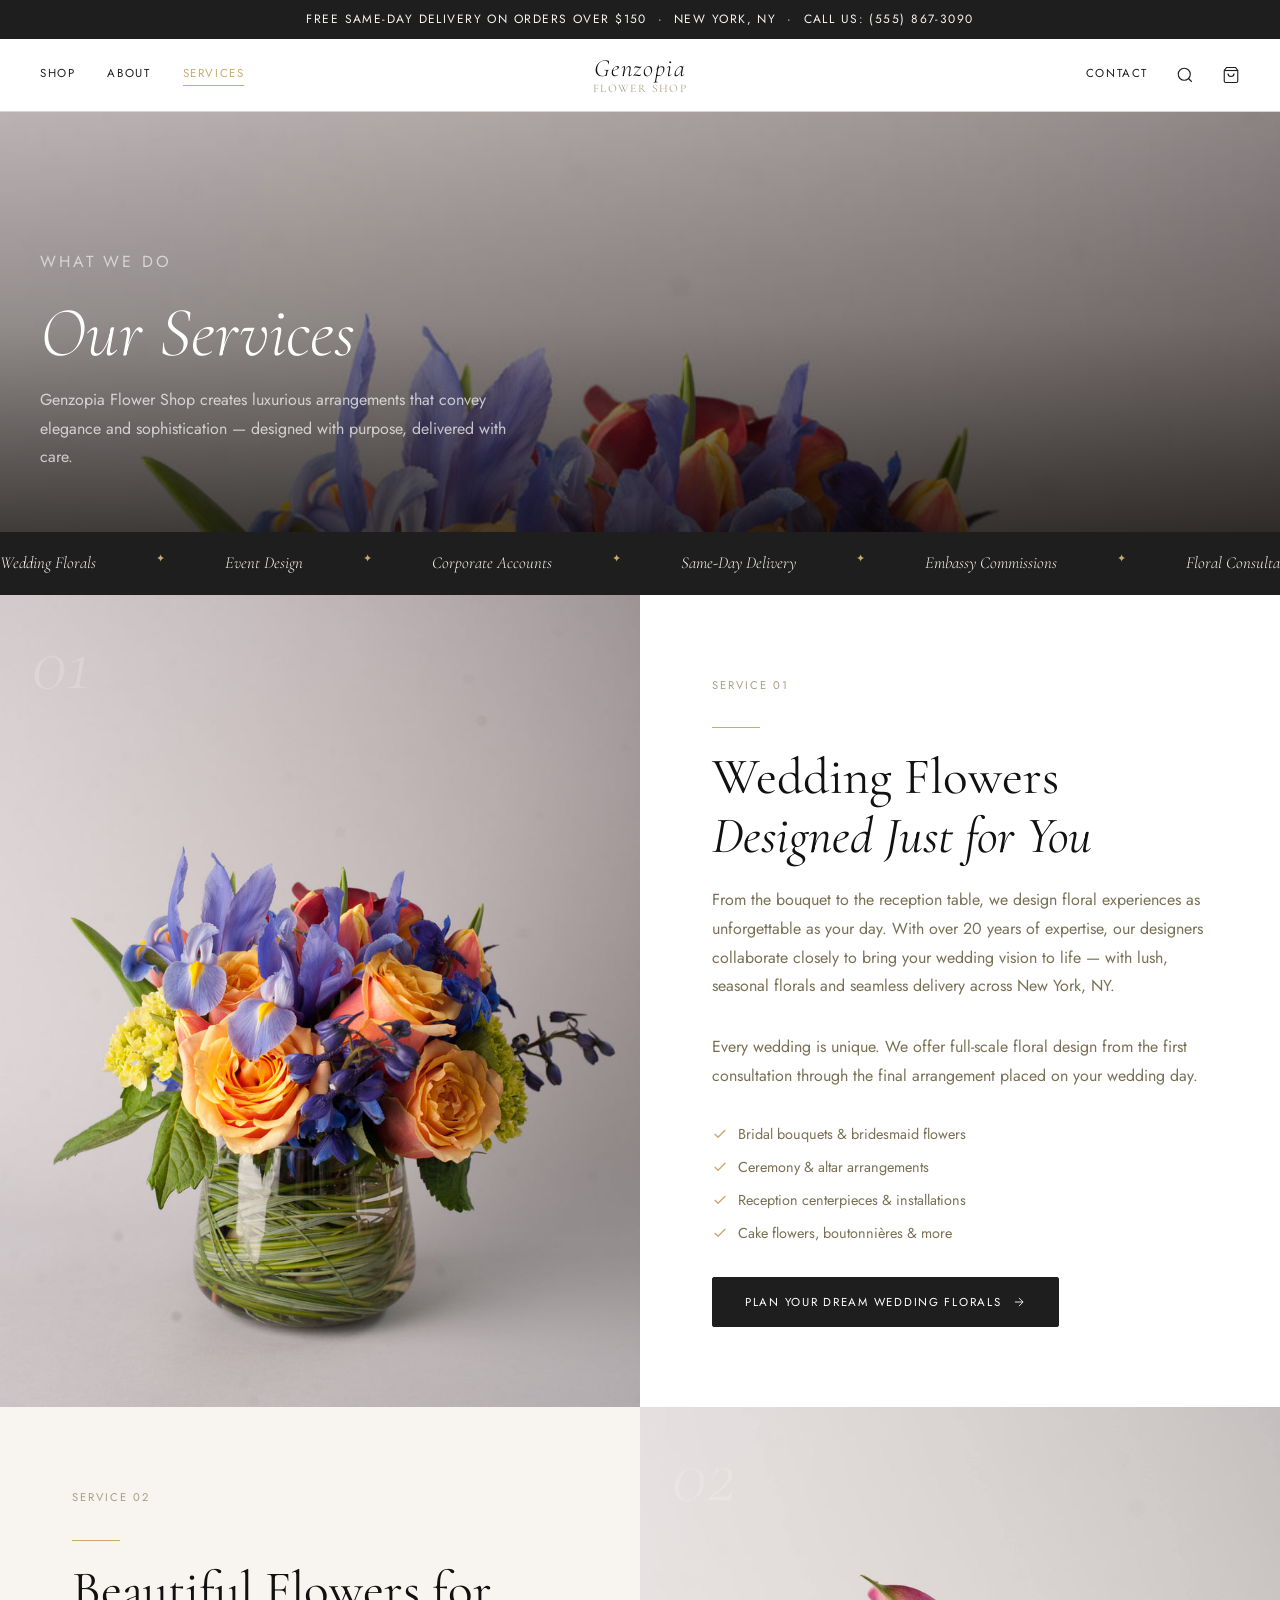
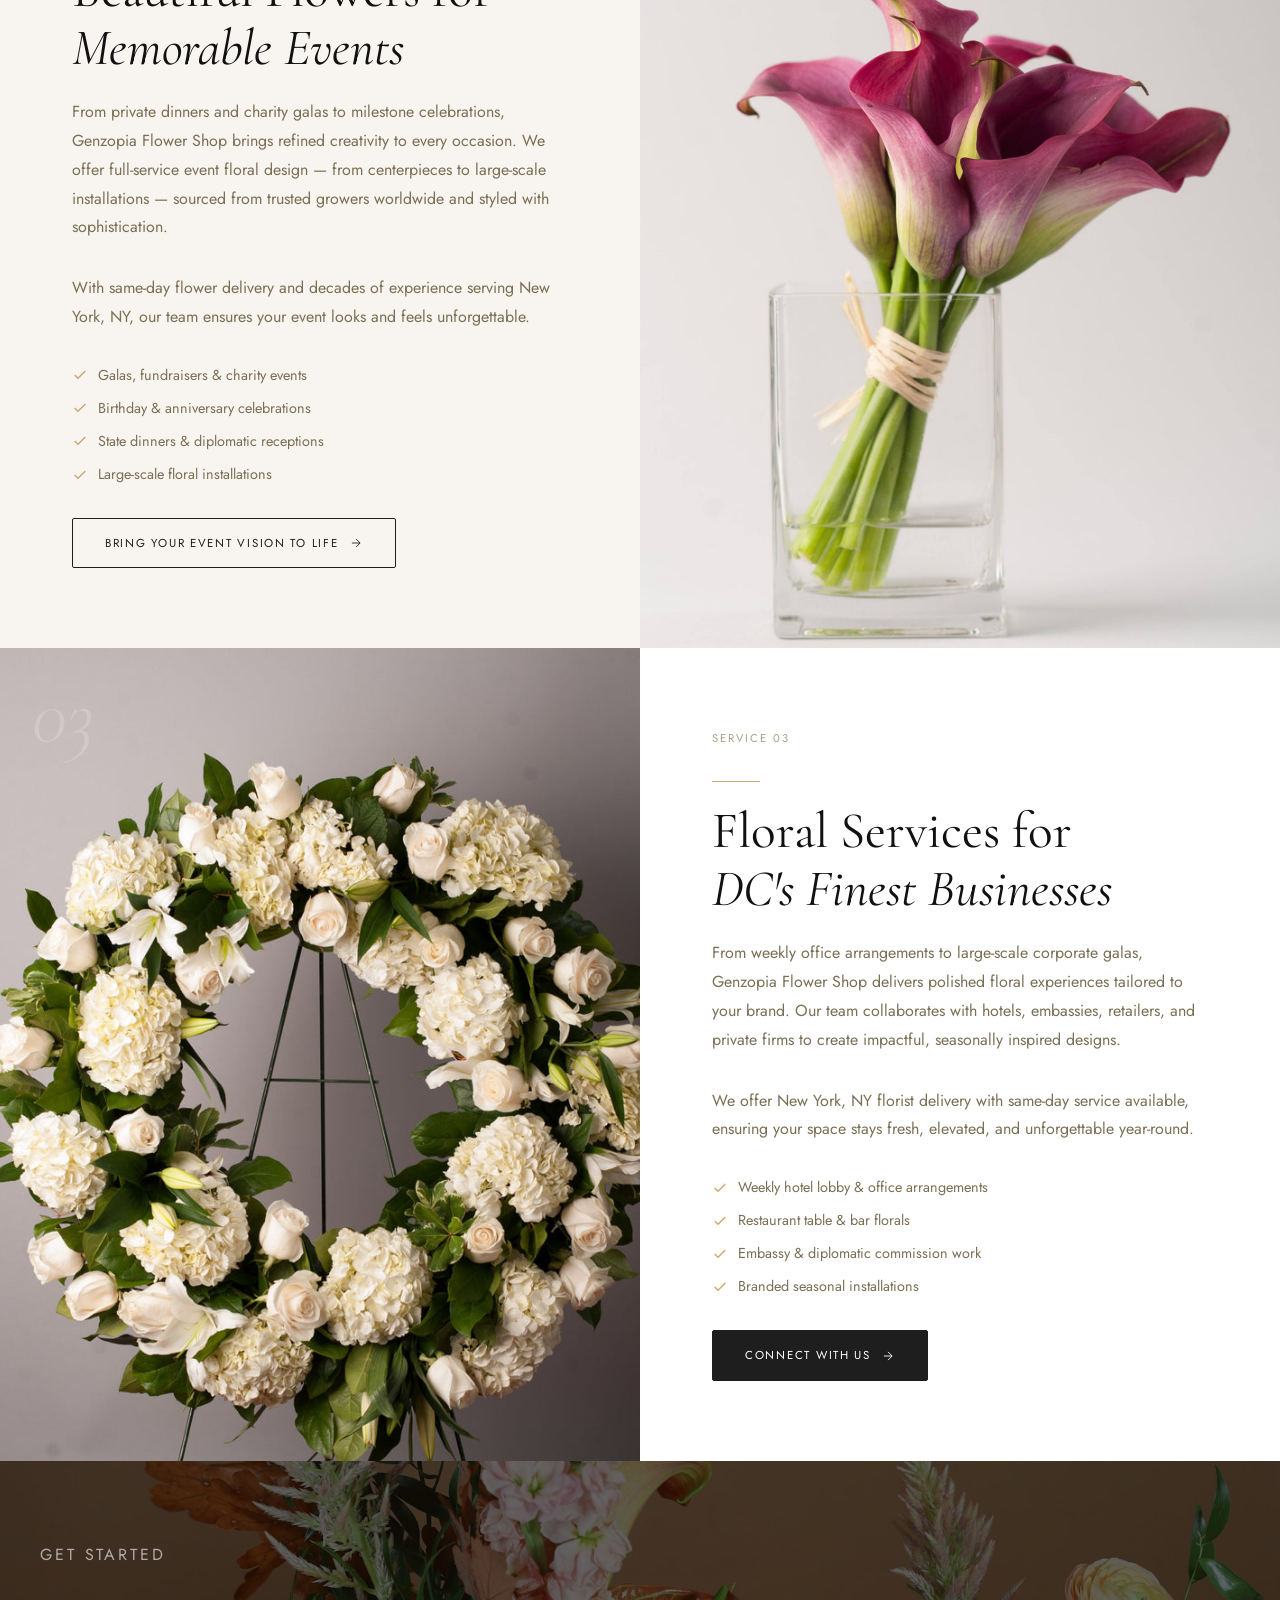
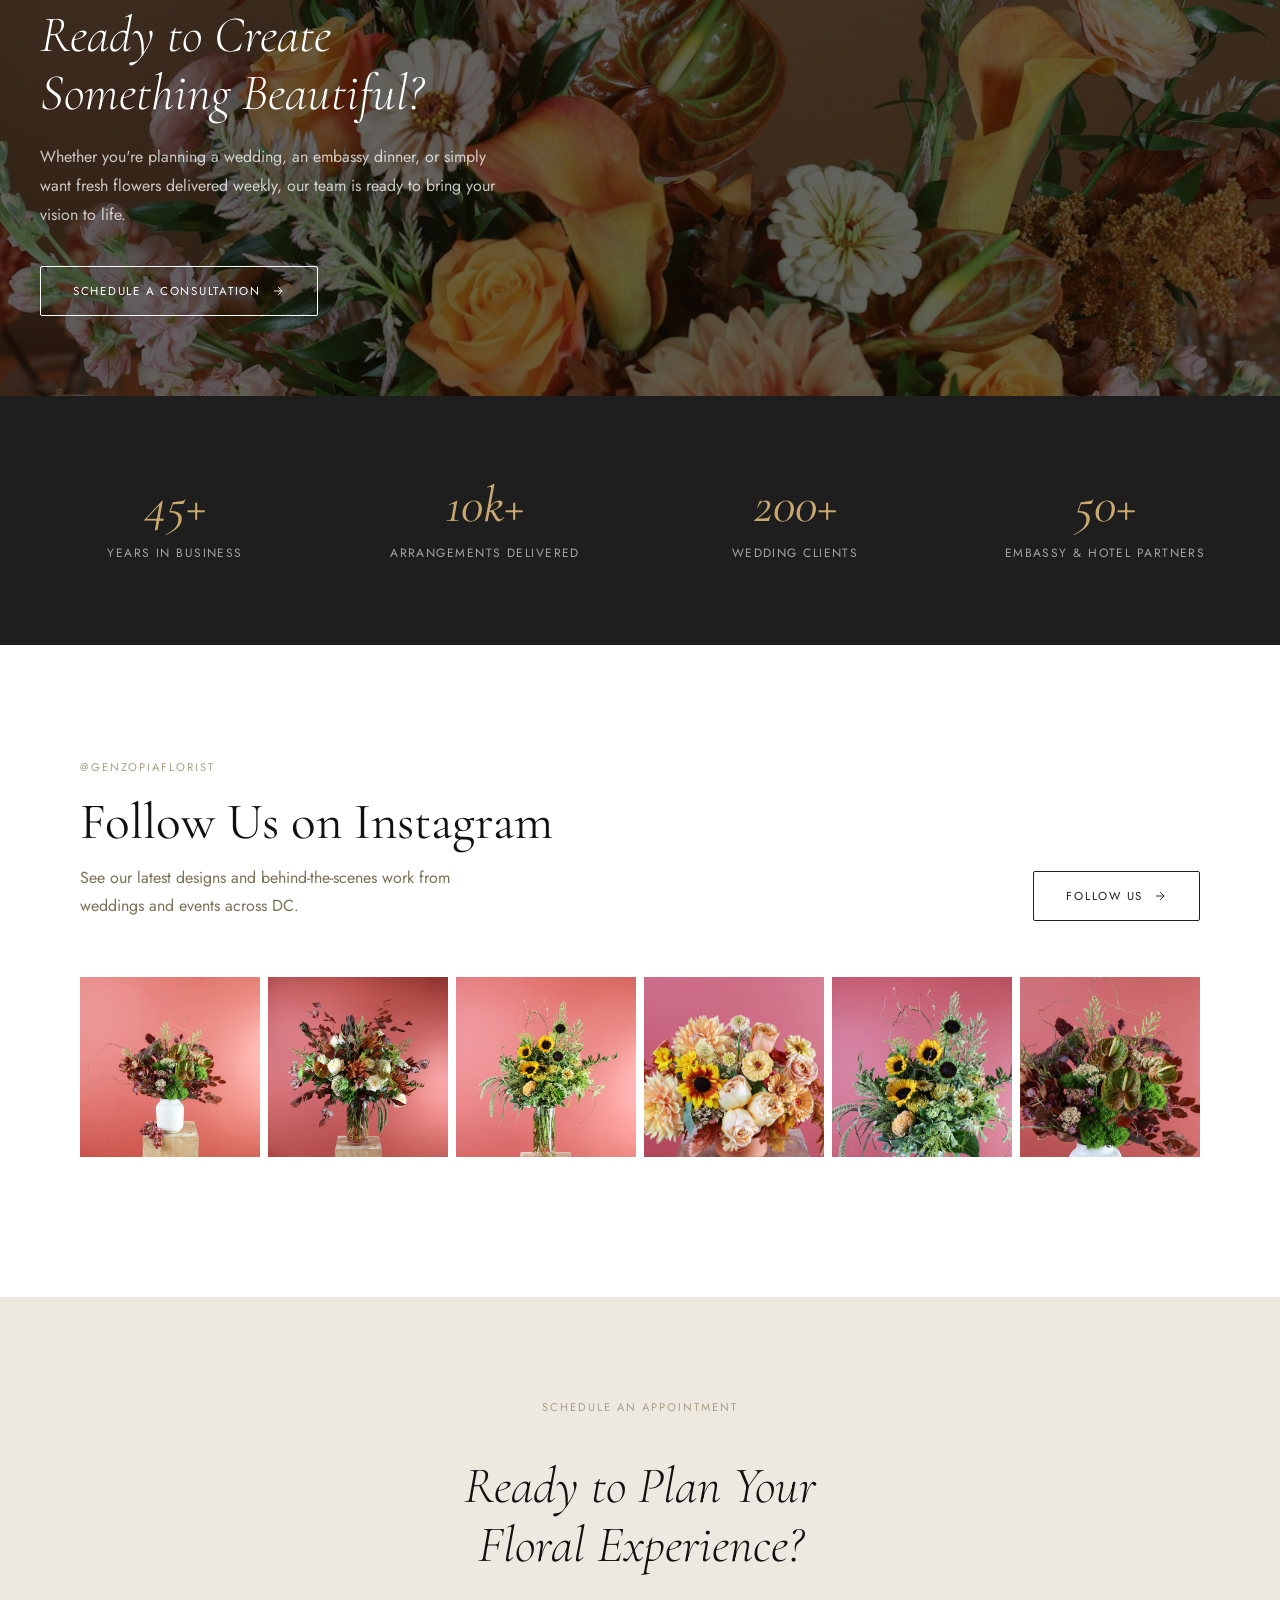
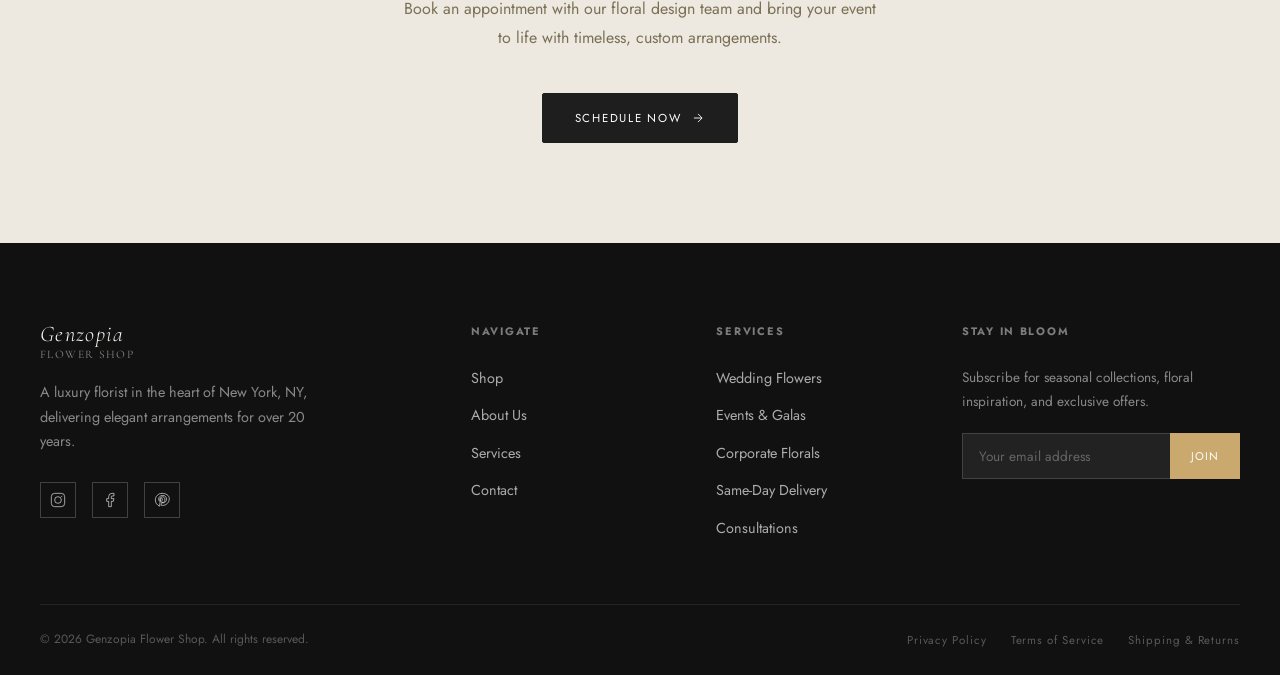
<file: services.html>
<!DOCTYPE html>
<html lang="en">
<head>
  <meta charset="UTF-8" />
  <meta name="viewport" content="width=device-width, initial-scale=1.0" />
  <title>Our Services — Genzopia Flower Shop</title>
  <meta name="description" content="Wedding flowers, event florals, and corporate design services by Genzopia Flower Shop — New York, NY's luxury florist for over 20 years." />
  <link rel="stylesheet" href="styles.css" />
</head>
<body>

  <!-- ANNOUNCEMENT BAR -->
  <div class="announcement-bar">
    Free same-day delivery on orders over $150 &nbsp;·&nbsp; New York, NY &nbsp;·&nbsp; Call us: (555) 867-3090
  </div>

  <!-- HEADER -->
  <header class="site-header">
    <div class="header-inner">
      <nav class="nav-left">
        <a href="index.html" class="nav-link">Shop</a>
        <a href="about.html" class="nav-link">About</a>
        <a href="services.html" class="nav-link active">Services</a>
      </nav>
      <a href="index.html" class="logo">
        Genzopia<span>Flower Shop</span>
      </a>
      <nav class="nav-right">
        <a href="contact.html" class="nav-link">Contact</a>
        <a href="#" class="nav-icon" aria-label="Search">
          <svg viewBox="0 0 24 24" fill="none" stroke="currentColor"><circle cx="11" cy="11" r="8"/><path d="M21 21l-4.35-4.35"/></svg>
        </a>
        <a href="#" class="nav-icon" aria-label="Cart">
          <svg viewBox="0 0 24 24" fill="none" stroke="currentColor"><path d="M6 2L3 6v14a2 2 0 002 2h14a2 2 0 002-2V6l-3-4z"/><line x1="3" y1="6" x2="21" y2="6"/><path d="M16 10a4 4 0 01-8 0"/></svg>
        </a>
      </nav>
      <button class="hamburger" id="hamburger" aria-label="Open menu">
        <span></span><span></span><span></span>
      </button>
    </div>
  </header>

  <!-- MOBILE MENU -->
  <div class="mobile-menu" id="mobileMenu">
    <button class="mobile-close" id="mobileClose">&#x2715;</button>
    <a href="index.html" class="nav-link">Shop</a>
    <a href="about.html" class="nav-link">About</a>
    <a href="services.html" class="nav-link">Services</a>
    <a href="contact.html" class="nav-link">Contact</a>
  </div>

  <main>

    <!-- PAGE BANNER -->
    <section class="page-banner">
      <div class="page-banner-bg">
        <img src="images/services-wedding.jpg" alt="Wedding flowers by Genzopia" />
      </div>
      <div class="page-banner-overlay"></div>
      <div class="page-banner-content">
        <p class="section-label">What We Do</p>
        <h1>Our Services</h1>
        <p>Genzopia Flower Shop creates luxurious arrangements that convey elegance and sophistication — designed with purpose, delivered with care.</p>
      </div>
    </section>

    <!-- MARQUEE -->
    <div class="marquee-section" aria-hidden="true">
      <div class="marquee-track">
        <span>Wedding Florals</span><span class="dot">✦</span>
        <span>Event Design</span><span class="dot">✦</span>
        <span>Corporate Accounts</span><span class="dot">✦</span>
        <span>Same-Day Delivery</span><span class="dot">✦</span>
        <span>Embassy Commissions</span><span class="dot">✦</span>
        <span>Floral Consultations</span><span class="dot">✦</span>
        <span>Wedding Florals</span><span class="dot">✦</span>
        <span>Event Design</span><span class="dot">✦</span>
        <span>Corporate Accounts</span><span class="dot">✦</span>
        <span>Same-Day Delivery</span><span class="dot">✦</span>
        <span>Embassy Commissions</span><span class="dot">✦</span>
        <span>Floral Consultations</span><span class="dot">✦</span>
      </div>
    </div>

    <!-- WEDDING -->
    <section class="two-col-section">
      <div class="two-col-image">
        <img src="images/services-wedding.jpg" alt="Wedding flowers" loading="lazy" />
        <div class="service-num">01</div>
      </div>
      <div class="two-col-content">
        <div class="two-col-inner">
          <p class="section-label">Service 01</p>
          <div class="divider"></div>
          <h2>Wedding Flowers<br><em>Designed Just for You</em></h2>
          <p>From the bouquet to the reception table, we design floral experiences as unforgettable as your day. With over 20 years of expertise, our designers collaborate closely to bring your wedding vision to life — with lush, seasonal florals and seamless delivery across New York, NY.</p>
          <p>Every wedding is unique. We offer full-scale floral design from the first consultation through the final arrangement placed on your wedding day.</p>
          <ul class="service-list">
            <li>
              <svg width="16" height="16" viewBox="0 0 24 24" fill="none" stroke="currentColor" stroke-width="2"><polyline points="20 6 9 17 4 12"/></svg>
              Bridal bouquets &amp; bridesmaid flowers
            </li>
            <li>
              <svg width="16" height="16" viewBox="0 0 24 24" fill="none" stroke="currentColor" stroke-width="2"><polyline points="20 6 9 17 4 12"/></svg>
              Ceremony &amp; altar arrangements
            </li>
            <li>
              <svg width="16" height="16" viewBox="0 0 24 24" fill="none" stroke="currentColor" stroke-width="2"><polyline points="20 6 9 17 4 12"/></svg>
              Reception centerpieces &amp; installations
            </li>
            <li>
              <svg width="16" height="16" viewBox="0 0 24 24" fill="none" stroke="currentColor" stroke-width="2"><polyline points="20 6 9 17 4 12"/></svg>
              Cake flowers, boutonnières &amp; more
            </li>
          </ul>
          <a href="contact.html" class="btn btn-dark">
            Plan Your Dream Wedding Florals
            <svg viewBox="0 0 24 24" fill="none" stroke="currentColor" stroke-width="1.5"><path d="M5 12h14M12 5l7 7-7 7"/></svg>
          </a>
        </div>
      </div>
    </section>

    <!-- EVENTS -->
    <section class="two-col-section two-col-reverse">
      <div class="two-col-image">
        <img src="images/services-events.jpg" alt="Event floral design" loading="lazy" />
        <div class="service-num">02</div>
      </div>
      <div class="two-col-content bg-cream">
        <div class="two-col-inner">
          <p class="section-label">Service 02</p>
          <div class="divider"></div>
          <h2>Beautiful Flowers for<br><em>Memorable Events</em></h2>
          <p>From private dinners and charity galas to milestone celebrations, Genzopia Flower Shop brings refined creativity to every occasion. We offer full-service event floral design — from centerpieces to large-scale installations — sourced from trusted growers worldwide and styled with sophistication.</p>
          <p>With same-day flower delivery and decades of experience serving New York, NY, our team ensures your event looks and feels unforgettable.</p>
          <ul class="service-list">
            <li>
              <svg width="16" height="16" viewBox="0 0 24 24" fill="none" stroke="currentColor" stroke-width="2"><polyline points="20 6 9 17 4 12"/></svg>
              Galas, fundraisers &amp; charity events
            </li>
            <li>
              <svg width="16" height="16" viewBox="0 0 24 24" fill="none" stroke="currentColor" stroke-width="2"><polyline points="20 6 9 17 4 12"/></svg>
              Birthday &amp; anniversary celebrations
            </li>
            <li>
              <svg width="16" height="16" viewBox="0 0 24 24" fill="none" stroke="currentColor" stroke-width="2"><polyline points="20 6 9 17 4 12"/></svg>
              State dinners &amp; diplomatic receptions
            </li>
            <li>
              <svg width="16" height="16" viewBox="0 0 24 24" fill="none" stroke="currentColor" stroke-width="2"><polyline points="20 6 9 17 4 12"/></svg>
              Large-scale floral installations
            </li>
          </ul>
          <a href="contact.html" class="btn btn-outline">
            Bring Your Event Vision to Life
            <svg viewBox="0 0 24 24" fill="none" stroke="currentColor" stroke-width="1.5"><path d="M5 12h14M12 5l7 7-7 7"/></svg>
          </a>
        </div>
      </div>
    </section>

    <!-- CORPORATE -->
    <section class="two-col-section">
      <div class="two-col-image">
        <img src="images/services-corporate.jpg" alt="Corporate floral services" loading="lazy" />
        <div class="service-num">03</div>
      </div>
      <div class="two-col-content">
        <div class="two-col-inner">
          <p class="section-label">Service 03</p>
          <div class="divider"></div>
          <h2>Floral Services for<br><em>DC's Finest Businesses</em></h2>
          <p>From weekly office arrangements to large-scale corporate galas, Genzopia Flower Shop delivers polished floral experiences tailored to your brand. Our team collaborates with hotels, embassies, retailers, and private firms to create impactful, seasonally inspired designs.</p>
          <p>We offer New York, NY florist delivery with same-day service available, ensuring your space stays fresh, elevated, and unforgettable year-round.</p>
          <ul class="service-list">
            <li>
              <svg width="16" height="16" viewBox="0 0 24 24" fill="none" stroke="currentColor" stroke-width="2"><polyline points="20 6 9 17 4 12"/></svg>
              Weekly hotel lobby &amp; office arrangements
            </li>
            <li>
              <svg width="16" height="16" viewBox="0 0 24 24" fill="none" stroke="currentColor" stroke-width="2"><polyline points="20 6 9 17 4 12"/></svg>
              Restaurant table &amp; bar florals
            </li>
            <li>
              <svg width="16" height="16" viewBox="0 0 24 24" fill="none" stroke="currentColor" stroke-width="2"><polyline points="20 6 9 17 4 12"/></svg>
              Embassy &amp; diplomatic commission work
            </li>
            <li>
              <svg width="16" height="16" viewBox="0 0 24 24" fill="none" stroke="currentColor" stroke-width="2"><polyline points="20 6 9 17 4 12"/></svg>
              Branded seasonal installations
            </li>
          </ul>
          <a href="contact.html" class="btn btn-dark">
            Connect With Us
            <svg viewBox="0 0 24 24" fill="none" stroke="currentColor" stroke-width="1.5"><path d="M5 12h14M12 5l7 7-7 7"/></svg>
          </a>
        </div>
      </div>
    </section>

    <!-- BANNER -->
    <section class="banner-section">
      <div class="banner-bg">
        <img src="images/banner.jpg" alt="Floral banner" />
      </div>
      <div class="banner-overlay"></div>
      <div class="banner-content">
        <div class="banner-text">
          <p class="section-label" style="color:rgba(255,255,255,0.6)">Get Started</p>
          <h2>Ready to Create<br><em>Something Beautiful?</em></h2>
          <p>Whether you're planning a wedding, an embassy dinner, or simply want fresh flowers delivered weekly, our team is ready to bring your vision to life.</p>
          <a href="contact.html" class="btn btn-outline-light">
            Schedule a Consultation
            <svg viewBox="0 0 24 24" fill="none" stroke="currentColor" stroke-width="1.5"><path d="M5 12h14M12 5l7 7-7 7"/></svg>
          </a>
        </div>
      </div>
    </section>

    <!-- STATS -->
    <section class="stats-section">
      <div class="stats-grid">
        <div class="stat-item"><h2>45+</h2><p>Years in Business</p></div>
        <div class="stat-item"><h2>10k+</h2><p>Arrangements Delivered</p></div>
        <div class="stat-item"><h2>200+</h2><p>Wedding Clients</p></div>
        <div class="stat-item"><h2>50+</h2><p>Embassy &amp; Hotel Partners</p></div>
      </div>
    </section>

    <!-- INSTAGRAM -->
    <section class="instagram-section">
      <div class="container">
        <div class="section-header">
          <div class="section-header-left">
            <p class="section-label">@genzopiaflorist</p>
            <h2>Follow Us on Instagram</h2>
            <p>See our latest designs and behind-the-scenes work from weddings and events across DC.</p>
          </div>
          <a href="#" class="btn btn-outline">
            Follow Us
            <svg viewBox="0 0 24 24" fill="none" stroke="currentColor" stroke-width="1.5"><path d="M5 12h14M12 5l7 7-7 7"/></svg>
          </a>
        </div>
        <div class="instagram-grid">
          <a href="#" class="instagram-item"><img src="images/ig-3.jpg" alt="Instagram post" loading="lazy" /></a>
          <a href="#" class="instagram-item"><img src="images/ig-1.jpg" alt="Instagram post" loading="lazy" /></a>
          <a href="#" class="instagram-item"><img src="images/ig-5.jpg" alt="Instagram post" loading="lazy" /></a>
          <a href="#" class="instagram-item"><img src="images/ig-2.jpg" alt="Instagram post" loading="lazy" /></a>
          <a href="#" class="instagram-item"><img src="images/ig-6.jpg" alt="Instagram post" loading="lazy" /></a>
          <a href="#" class="instagram-item"><img src="images/ig-4.jpg" alt="Instagram post" loading="lazy" /></a>
        </div>
      </div>
    </section>

    <!-- CTA -->
    <section class="cta-section">
      <p class="section-label" style="text-align:center">Schedule an Appointment</p>
      <h2>Ready to Plan Your<br><em>Floral Experience?</em></h2>
      <p>Book an appointment with our floral design team and bring your event to life with timeless, custom arrangements.</p>
      <a href="contact.html" class="btn btn-dark">
        Schedule Now
        <svg viewBox="0 0 24 24" fill="none" stroke="currentColor" stroke-width="1.5"><path d="M5 12h14M12 5l7 7-7 7"/></svg>
      </a>
    </section>

  </main>

  <!-- FOOTER -->
  <footer class="site-footer">
    <div class="footer-grid">
      <div class="footer-brand">
        <a href="index.html" class="logo footer-logo">
          Genzopia<span>Flower Shop</span>
        </a>
        <p>A luxury florist in the heart of New York, NY, delivering elegant arrangements for over 20 years.</p>
        <div class="footer-social" style="margin-top:28px">
          <a href="#" class="social-icon" aria-label="Instagram">
            <svg viewBox="0 0 24 24" fill="none" stroke="currentColor" stroke-width="1.5"><rect x="2" y="2" width="20" height="20" rx="5"/><circle cx="12" cy="12" r="5"/><circle cx="17.5" cy="6.5" r="1" fill="currentColor" stroke="none"/></svg>
          </a>
          <a href="#" class="social-icon" aria-label="Facebook">
            <svg viewBox="0 0 24 24" fill="none" stroke="currentColor" stroke-width="1.5"><path d="M18 2h-3a5 5 0 00-5 5v3H7v4h3v8h4v-8h3l1-4h-4V7a1 1 0 011-1h3z"/></svg>
          </a>
          <a href="#" class="social-icon" aria-label="Pinterest">
            <svg viewBox="0 0 24 24" fill="none" stroke="currentColor" stroke-width="1.5"><path d="M12 2C6.48 2 2 6.48 2 12c0 4.24 2.65 7.86 6.39 9.29-.09-.78-.17-1.98.04-2.83.18-.77 1.22-5.15 1.22-5.15s-.31-.62-.31-1.54c0-1.45.84-2.53 1.88-2.53.89 0 1.32.67 1.32 1.47 0 .9-.57 2.24-.87 3.48-.25 1.04.52 1.88 1.54 1.88 1.85 0 3.1-2.37 3.1-5.18 0-2.15-1.46-3.65-3.54-3.65-2.41 0-3.83 1.81-3.83 3.68 0 .73.28 1.51.63 1.93.07.08.08.15.06.24l-.23.97c-.04.15-.13.18-.3.11C7.56 13.38 7 11.93 7 10.7c0-2.92 2.12-5.6 6.12-5.6 3.21 0 5.7 2.29 5.7 5.35 0 3.19-2.01 5.75-4.8 5.75-.94 0-1.82-.49-2.12-1.06l-.58 2.15c-.21.81-.77 1.82-1.15 2.44.87.27 1.79.41 2.73.41 5.52 0 10-4.48 10-10S17.52 2 12 2z"/></svg>
          </a>
        </div>
      </div>
      <div class="footer-col">
        <h5>Navigate</h5>
        <ul class="footer-links">
          <li><a href="index.html">Shop</a></li>
          <li><a href="about.html">About Us</a></li>
          <li><a href="services.html">Services</a></li>
          <li><a href="contact.html">Contact</a></li>
        </ul>
      </div>
      <div class="footer-col">
        <h5>Services</h5>
        <ul class="footer-links">
          <li><a href="services.html">Wedding Flowers</a></li>
          <li><a href="services.html">Events &amp; Galas</a></li>
          <li><a href="services.html">Corporate Florals</a></li>
          <li><a href="services.html">Same-Day Delivery</a></li>
          <li><a href="contact.html">Consultations</a></li>
        </ul>
      </div>
      <div class="footer-col footer-newsletter">
        <h5>Stay in Bloom</h5>
        <p>Subscribe for seasonal collections, floral inspiration, and exclusive offers.</p>
        <form class="newsletter-form" onsubmit="return false;">
          <input type="email" placeholder="Your email address" aria-label="Email address" />
          <button type="submit">Join</button>
        </form>
      </div>
    </div>
    <div class="footer-bottom">
      <p>&copy; 2026 Genzopia Flower Shop. All rights reserved.</p>
      <div class="footer-bottom-links">
        <a href="#">Privacy Policy</a>
        <a href="#">Terms of Service</a>
        <a href="#">Shipping &amp; Returns</a>
      </div>
    </div>
  </footer>

  <script>
    const hamburger = document.getElementById('hamburger');
    const mobileMenu = document.getElementById('mobileMenu');
    const mobileClose = document.getElementById('mobileClose');
    hamburger.addEventListener('click', () => mobileMenu.classList.add('open'));
    mobileClose.addEventListener('click', () => mobileMenu.classList.remove('open'));
    mobileMenu.querySelectorAll('.nav-link').forEach(l => l.addEventListener('click', () => mobileMenu.classList.remove('open')));
  </script>

</body>
</html>
</file>
<file: styles.css>
/* ============================================================
   Genzopia Flower Shop — Main Stylesheet
   ============================================================ */

/* ---------- Google Fonts ---------- */
@import url('https://fonts.googleapis.com/css2?family=Cormorant+Garamond:ital,wght@0,300;0,400;0,500;0,600;1,300;1,400&family=Jost:wght@300;400;500&display=swap');

/* ---------- CSS Variables ---------- */
:root {
  --cream:      #f8f4ef;
  --cream-dark: #ede8e0;
  --white:      #ffffff;
  --charcoal:   #1e1e1e;
  --dark:       #111111;
  --olive:      #7a7055;
  --olive-light:#a89f87;
  --accent:     #c9a96e;
  --border:     #d9d3c9;

  --font-serif: 'Cormorant Garamond', Georgia, serif;
  --font-sans:  'Jost', 'Helvetica Neue', Arial, sans-serif;

  --max-width: 1280px;
  --section-pad: 100px 40px;
  --radius: 2px;
  --transition: 0.3s ease;
}

/* ---------- Reset & Base ---------- */
*, *::before, *::after { box-sizing: border-box; margin: 0; padding: 0; }

html { scroll-behavior: smooth; }

body {
  font-family: var(--font-sans);
  background-color: var(--cream);
  color: var(--charcoal);
  font-size: 16px;
  line-height: 1.6;
  -webkit-font-smoothing: antialiased;
}

img { display: block; max-width: 100%; }
a  { text-decoration: none; color: inherit; }
ul { list-style: none; }
button { cursor: pointer; border: none; background: none; font-family: inherit; }

/* ---------- Typography ---------- */
h1, h2, h3, h4 {
  font-family: var(--font-serif);
  font-weight: 400;
  line-height: 1.15;
}
h1 { font-size: clamp(2.6rem, 5.5vw, 5rem); }
h2 { font-size: clamp(2rem, 4vw, 3.2rem); }
h3 { font-size: clamp(1.4rem, 2.5vw, 2rem); }
h4 { font-size: 1.2rem; }

p  { font-size: 1rem; color: var(--olive); line-height: 1.8; }

/* ---------- Utility ---------- */
.container {
  max-width: var(--max-width);
  margin: 0 auto;
  padding: 0 40px;
}
.section-label {
  font-family: var(--font-sans);
  font-size: 0.7rem;
  letter-spacing: 0.18em;
  text-transform: uppercase;
  color: var(--olive-light);
  margin-bottom: 16px;
}
.divider {
  width: 48px;
  height: 1px;
  background: var(--accent);
  margin: 20px 0;
}
.divider--center { margin: 20px auto; }

/* ============================================================
   ANNOUNCEMENT BAR
   ============================================================ */
.announcement-bar {
  background: var(--charcoal);
  color: var(--cream);
  text-align: center;
  padding: 10px 20px;
  font-size: 0.75rem;
  letter-spacing: 0.12em;
  text-transform: uppercase;
}

/* ============================================================
   HEADER / NAVIGATION
   ============================================================ */
.site-header {
  position: sticky;
  top: 0;
  z-index: 999;
  background: var(--white);
  border-bottom: 1px solid var(--border);
}

.header-inner {
  display: grid;
  grid-template-columns: 1fr auto 1fr;
  align-items: center;
  height: 72px;
  max-width: var(--max-width);
  margin: 0 auto;
  padding: 0 40px;
}

/* Logo */
.logo {
  grid-column: 2;
  text-align: center;
  font-family: var(--font-serif);
  font-size: 1.55rem;
  font-weight: 300;
  font-style: italic;
  letter-spacing: 0.06em;
  color: var(--dark);
  white-space: nowrap;
  line-height: 1;
}
.logo span {
  font-style: normal;
  font-weight: 400;
  letter-spacing: 0.12em;
  font-size: 0.72rem;
  text-transform: uppercase;
  display: block;
  margin-top: 3px;
  color: var(--olive-light);
}

/* Footer logo override */
.footer-logo {
  display: block;
  margin-bottom: 20px;
  color: var(--white);
  grid-column: unset;
  text-align: left;
}
.footer-logo span { color: rgba(255,255,255,0.5); }

/* Nav left */
.nav-left {
  display: flex;
  gap: 32px;
  align-items: center;
}
/* Nav right */
.nav-right {
  display: flex;
  gap: 28px;
  align-items: center;
  justify-content: flex-end;
}

.nav-link {
  font-family: var(--font-sans);
  font-size: 0.72rem;
  letter-spacing: 0.14em;
  text-transform: uppercase;
  color: var(--charcoal);
  position: relative;
  padding-bottom: 3px;
  transition: color var(--transition);
}
.nav-link::after {
  content: '';
  position: absolute;
  bottom: 0; left: 0;
  width: 0; height: 1px;
  background: var(--accent);
  transition: width var(--transition);
}
.nav-link:hover { color: var(--accent); }
.nav-link:hover::after, .nav-link.active::after { width: 100%; }
.nav-link.active { color: var(--accent); }

/* Nav icons */
.nav-icon {
  display: flex;
  align-items: center;
  color: var(--charcoal);
  transition: color var(--transition);
}
.nav-icon:hover { color: var(--accent); }
.nav-icon svg { width: 18px; height: 18px; stroke-width: 1.5; }

/* Mobile menu toggle */
.hamburger {
  display: none;
  flex-direction: column;
  gap: 5px;
  padding: 4px;
}
.hamburger span {
  display: block;
  width: 22px;
  height: 1.5px;
  background: var(--charcoal);
  transition: var(--transition);
}

/* Mobile menu */
.mobile-menu {
  display: none;
  position: fixed;
  inset: 0;
  background: var(--white);
  z-index: 1000;
  flex-direction: column;
  align-items: center;
  justify-content: center;
  gap: 32px;
}
.mobile-menu.open { display: flex; }
.mobile-menu .nav-link {
  font-size: 1.1rem;
  letter-spacing: 0.1em;
}
.mobile-close {
  position: absolute;
  top: 24px; right: 28px;
  font-size: 1.6rem;
  color: var(--charcoal);
  background: none;
  border: none;
  cursor: pointer;
}

/* ============================================================
   HERO
   ============================================================ */
.hero {
  position: relative;
  height: min(90vh, 760px);
  display: flex;
  align-items: flex-end;
  overflow: hidden;
}

.hero-bg {
  position: absolute;
  inset: 0;
}
.hero-bg img {
  width: 100%;
  height: 100%;
  object-fit: cover;
  object-position: center top;
}

.hero-overlay {
  position: absolute;
  inset: 0;
  background: linear-gradient(
    to right,
    rgba(15,10,5,0.65) 0%,
    rgba(15,10,5,0.3) 55%,
    rgba(15,10,5,0.1) 100%
  );
}

.hero-content {
  position: relative;
  z-index: 2;
  max-width: var(--max-width);
  width: 100%;
  margin: 0 auto;
  padding: 0 40px 80px;
}

.hero-content .section-label { color: rgba(255,255,255,0.65); }

.hero-content h1 {
  color: var(--white);
  max-width: 620px;
  font-style: italic;
  font-weight: 300;
  margin-bottom: 24px;
}

.hero-content p {
  color: rgba(255,255,255,0.75);
  font-size: 1rem;
  max-width: 440px;
  margin-bottom: 36px;
}

/* Buttons */
.btn {
  display: inline-flex;
  align-items: center;
  gap: 10px;
  font-family: var(--font-sans);
  font-size: 0.72rem;
  letter-spacing: 0.15em;
  text-transform: uppercase;
  padding: 15px 32px;
  transition: var(--transition);
  border-radius: var(--radius);
}
.btn svg { width: 14px; height: 14px; }

.btn-light {
  background: var(--white);
  color: var(--dark);
  border: 1px solid var(--white);
}
.btn-light:hover {
  background: transparent;
  color: var(--white);
}

.btn-dark {
  background: var(--charcoal);
  color: var(--white);
  border: 1px solid var(--charcoal);
}
.btn-dark:hover {
  background: transparent;
  color: var(--charcoal);
}

.btn-outline {
  background: transparent;
  color: var(--charcoal);
  border: 1px solid var(--charcoal);
}
.btn-outline:hover {
  background: var(--charcoal);
  color: var(--white);
}

.btn-outline-light {
  background: transparent;
  color: var(--white);
  border: 1px solid var(--white);
}
.btn-outline-light:hover {
  background: var(--white);
  color: var(--dark);
}

.btn-accent {
  background: var(--accent);
  color: var(--white);
  border: 1px solid var(--accent);
}
.btn-accent:hover {
  background: transparent;
  color: var(--accent);
}

/* ============================================================
   SECTION: FEATURED COLLECTION
   ============================================================ */
.collection-section {
  padding: var(--section-pad);
  background: var(--white);
}

.section-header {
  display: flex;
  align-items: flex-end;
  justify-content: space-between;
  margin-bottom: 56px;
  flex-wrap: wrap;
  gap: 20px;
}
.section-header-left h2 { color: var(--dark); }
.section-header-left p  { max-width: 420px; margin-top: 12px; }

/* Product grid */
.product-grid {
  display: grid;
  grid-template-columns: repeat(4, 1fr);
  gap: 28px;
}

.product-card {
  display: flex;
  flex-direction: column;
  gap: 16px;
  cursor: pointer;
}

.product-image {
  position: relative;
  aspect-ratio: 3/4;
  overflow: hidden;
  background: var(--cream-dark);
}

.product-image img {
  width: 100%;
  height: 100%;
  object-fit: cover;
  transition: transform 0.6s ease;
  display: block;
}
.product-card:hover .product-image img { transform: scale(1.04); }

.product-tag {
  position: absolute;
  top: 16px; left: 16px;
  background: var(--white);
  font-size: 0.65rem;
  letter-spacing: 0.1em;
  text-transform: uppercase;
  padding: 4px 10px;
  color: var(--charcoal);
}

.product-info { padding: 0 4px; }
.product-name {
  font-family: var(--font-serif);
  font-size: 1.15rem;
  color: var(--dark);
  margin-bottom: 4px;
}
.product-price {
  font-family: var(--font-sans);
  font-size: 0.8rem;
  color: var(--olive-light);
  letter-spacing: 0.05em;
}

/* ============================================================
   SECTION: MARQUEE / TICKER
   ============================================================ */
.marquee-section {
  background: var(--charcoal);
  padding: 18px 0;
  overflow: hidden;
}

.marquee-track {
  display: flex;
  gap: 60px;
  animation: marquee 22s linear infinite;
  white-space: nowrap;
}

.marquee-track span {
  font-family: var(--font-serif);
  font-size: 1.05rem;
  font-style: italic;
  font-weight: 300;
  color: var(--cream);
  flex-shrink: 0;
}
.marquee-track .dot {
  color: var(--accent);
  font-style: normal;
  font-size: 0.7rem;
}

@keyframes marquee {
  from { transform: translateX(0); }
  to   { transform: translateX(-50%); }
}

/* ============================================================
   SECTION: FEATURED PRODUCTS (ORCHIDS)
   ============================================================ */
.featured-section {
  padding: var(--section-pad);
  background: var(--cream);
}

.featured-grid {
  display: grid;
  grid-template-columns: 1fr 2fr;
  gap: 60px;
  align-items: start;
}

.featured-sidebar h2 {
  color: var(--dark);
  margin-bottom: 16px;
}
.featured-sidebar p {
  margin-bottom: 32px;
}

.featured-list {
  display: grid;
  grid-template-columns: repeat(3, 1fr);
  gap: 20px;
}

.featured-item {
  display: flex;
  flex-direction: column;
  gap: 12px;
}

.featured-item-img {
  aspect-ratio: 1/1;
  overflow: hidden;
  background: var(--cream-dark);
  position: relative;
}
.featured-item-img img {
  width: 100%;
  height: 100%;
  object-fit: cover;
  transition: transform 0.5s ease;
  display: block;
}
.featured-item:hover .featured-item-img img { transform: scale(1.05); }

.featured-item-info h4 {
  font-family: var(--font-serif);
  font-size: 1rem;
  color: var(--dark);
  margin-bottom: 4px;
}
.featured-item-info .price {
  font-size: 0.8rem;
  color: var(--olive-light);
}

/* ============================================================
   SECTION: OUR STORY
   ============================================================ */
.story-section {
  display: grid;
  grid-template-columns: 1fr 1fr;
  min-height: 560px;
}

.story-image {
  position: relative;
  overflow: hidden;
  min-height: 480px;
}
.story-image img {
  position: absolute;
  inset: 0;
  width: 100%;
  height: 100%;
  object-fit: cover;
}

.story-content {
  background: var(--white);
  display: flex;
  align-items: center;
  padding: 80px 72px;
}

.story-content-inner h2 {
  color: var(--dark);
  margin-bottom: 20px;
}
.story-content-inner p {
  margin-bottom: 36px;
  font-size: 1.05rem;
}

/* ============================================================
   SECTION: SERVICES OVERVIEW
   ============================================================ */
.services-section {
  padding: var(--section-pad);
  background: var(--cream);
  text-align: center;
}

.services-intro {
  max-width: 580px;
  margin: 0 auto 64px;
}
.services-intro h2 { color: var(--dark); margin-bottom: 16px; }

.services-grid {
  display: grid;
  grid-template-columns: repeat(3, 1fr);
  gap: 40px;
  margin-bottom: 56px;
}

.service-card {
  background: var(--white);
  text-align: left;
  border: 1px solid var(--border);
  transition: var(--transition);
  position: relative;
  overflow: hidden;
}
.service-card:hover { border-color: var(--accent); box-shadow: 0 8px 40px rgba(0,0,0,0.07); }

.service-card::before {
  content: '';
  position: absolute;
  bottom: 0; left: 0;
  width: 0; height: 2px;
  background: var(--accent);
  transition: width 0.4s ease;
  z-index: 1;
}
.service-card:hover::before { width: 100%; }

/* Image at top of service card */
.service-card-img {
  width: 100%;
  aspect-ratio: 4/3;
  overflow: hidden;
}
.service-card-img img {
  width: 100%;
  height: 100%;
  object-fit: cover;
  transition: transform 0.6s ease;
}
.service-card:hover .service-card-img img { transform: scale(1.04); }

.service-card h3 {
  font-size: 1.5rem;
  color: var(--dark);
  margin: 0 0 12px;
  padding: 28px 28px 0;
}
.service-card p { font-size: 0.95rem; margin-bottom: 20px; padding: 0 28px; }
.service-card .link-arrow { margin: 0 28px 28px; display: inline-flex; }

.link-arrow {
  display: inline-flex;
  align-items: center;
  gap: 8px;
  font-size: 0.72rem;
  letter-spacing: 0.14em;
  text-transform: uppercase;
  color: var(--charcoal);
  border-bottom: 1px solid var(--charcoal);
  padding-bottom: 2px;
  transition: var(--transition);
}
.link-arrow svg { width: 14px; height: 14px; transition: transform var(--transition); }
.link-arrow:hover { color: var(--accent); border-color: var(--accent); }
.link-arrow:hover svg { transform: translateX(4px); }

/* ============================================================
   SECTION: FULL-WIDTH BANNER
   ============================================================ */
.banner-section {
  position: relative;
  min-height: 480px;
  display: flex;
  align-items: center;
  overflow: hidden;
}

.banner-bg {
  position: absolute;
  inset: 0;
}
.banner-bg img {
  width: 100%;
  height: 100%;
  object-fit: cover;
  object-position: center;
}
.banner-overlay {
  position: absolute;
  inset: 0;
  background: rgba(15,10,5,0.62);
}

.banner-content {
  position: relative;
  z-index: 2;
  max-width: var(--max-width);
  width: 100%;
  margin: 0 auto;
  padding: 80px 40px;
}

.banner-text h2 {
  color: var(--white);
  font-style: italic;
  font-weight: 300;
  margin-bottom: 20px;
  max-width: 560px;
}
.banner-text p {
  color: rgba(255,255,255,0.75);
  font-size: 1rem;
  margin-bottom: 36px;
  max-width: 480px;
}

/* ============================================================
   SECTION: INSTAGRAM
   ============================================================ */
.instagram-section {
  padding: var(--section-pad);
  background: var(--white);
  text-align: center;
}

.instagram-section .section-header-left {
  text-align: left;
}

.instagram-grid {
  display: grid;
  grid-template-columns: repeat(6, 1fr);
  gap: 8px;
  margin: 48px 0 40px;
}

.instagram-item {
  aspect-ratio: 1/1;
  overflow: hidden;
  position: relative;
  cursor: pointer;
  display: block;
}

.instagram-item img {
  width: 100%;
  height: 100%;
  object-fit: cover;
  transition: transform 0.5s ease;
}

.instagram-item::after {
  content: '';
  position: absolute;
  inset: 0;
  background: rgba(15,10,5,0);
  transition: var(--transition);
}
.instagram-item:hover img { transform: scale(1.06); }
.instagram-item:hover::after { background: rgba(15,10,5,0.3); }

/* ============================================================
   PAGE BANNER (inner pages)
   ============================================================ */
.page-banner {
  position: relative;
  height: 420px;
  display: flex;
  align-items: flex-end;
  overflow: hidden;
}

.page-banner-bg {
  position: absolute;
  inset: 0;
}
.page-banner-bg img {
  width: 100%;
  height: 100%;
  object-fit: cover;
  object-position: center 30%;
}

.page-banner-overlay {
  position: absolute;
  inset: 0;
  background: linear-gradient(
    to top,
    rgba(10,8,5,0.75) 0%,
    rgba(10,8,5,0.35) 50%,
    rgba(10,8,5,0.15) 100%
  );
}

.page-banner-content {
  position: relative;
  z-index: 2;
  max-width: var(--max-width);
  width: 100%;
  margin: 0 auto;
  padding: 0 40px 60px;
}

.page-banner-content .section-label { color: rgba(255,255,255,0.6); }
.page-banner-content h1 {
  color: var(--white);
  font-style: italic;
  font-weight: 300;
  max-width: 600px;
}
.page-banner-content p {
  color: rgba(255,255,255,0.7);
  max-width: 500px;
  margin-top: 12px;
  font-size: 1rem;
}

/* ============================================================
   SECTION: TWO-COLUMN TEXT+IMAGE
   ============================================================ */
.two-col-section {
  display: grid;
  grid-template-columns: 1fr 1fr;
  min-height: 520px;
}

/* Reverse layout — swap columns with grid order, NOT direction:rtl */
.two-col-reverse .two-col-image { order: 2; }
.two-col-reverse .two-col-content { order: 1; }

.two-col-image {
  position: relative;
  overflow: hidden;
  min-height: 440px;
}
.two-col-image img {
  position: absolute;
  inset: 0;
  width: 100%;
  height: 100%;
  object-fit: cover;
  display: block;
}

/* Service number overlay on image */
.service-num {
  position: absolute;
  top: 28px;
  left: 32px;
  font-family: var(--font-serif);
  font-size: 5rem;
  font-weight: 300;
  font-style: italic;
  color: rgba(255,255,255,0.2);
  line-height: 1;
  pointer-events: none;
  user-select: none;
  z-index: 1;
}

.two-col-content {
  display: flex;
  align-items: center;
  background: var(--white);
  padding: 80px 72px;
}
.two-col-content.bg-cream { background: var(--cream); }

/* Service bullet list (services page) */
.service-list {
  list-style: none;
  padding: 0;
  margin: 0 0 32px;
  display: flex;
  flex-direction: column;
  gap: 10px;
}
.service-list li {
  display: flex;
  align-items: center;
  gap: 10px;
  font-size: 0.9rem;
  color: var(--olive);
}
.service-list li svg { color: var(--accent); flex-shrink: 0; }

.two-col-inner h2 { color: var(--dark); margin-bottom: 20px; }
.two-col-inner p  { margin-bottom: 32px; }

/* ============================================================
   SECTION: FAQ ACCORDION
   ============================================================ */
.faq-section {
  padding: var(--section-pad);
  background: var(--cream);
}

.faq-section .container {
  display: grid;
  grid-template-columns: 1fr 2fr;
  gap: 80px;
  align-items: start;
}

.faq-label h2 { color: var(--dark); }
.faq-label p  { margin-top: 16px; }

.faq-list { display: flex; flex-direction: column; }

.faq-item {
  border-bottom: 1px solid var(--border);
  padding: 24px 0;
}

.faq-question {
  display: flex;
  justify-content: space-between;
  align-items: center;
  gap: 20px;
  cursor: pointer;
  background: none;
  border: none;
  width: 100%;
  text-align: left;
  padding: 0;
}

.faq-question h4 {
  font-family: var(--font-serif);
  font-size: 1.1rem;
  color: var(--dark);
  font-weight: 400;
}

.faq-icon {
  width: 20px;
  height: 20px;
  flex-shrink: 0;
  color: var(--accent);
  transition: transform var(--transition);
}

.faq-answer {
  display: none;
  padding-top: 16px;
}
.faq-answer p { font-size: 0.95rem; }
.faq-item.open .faq-answer { display: block; }
.faq-item.open .faq-icon { transform: rotate(45deg); }

/* ============================================================
   SECTION: STATS / NUMBERS
   ============================================================ */
.stats-section {
  padding: 80px 40px;
  background: var(--charcoal);
}

.stats-grid {
  display: grid;
  grid-template-columns: repeat(4, 1fr);
  gap: 40px;
  max-width: var(--max-width);
  margin: 0 auto;
  text-align: center;
}

.stat-item h2 {
  font-family: var(--font-serif);
  font-size: clamp(2.5rem, 4vw, 4rem);
  font-style: italic;
  color: var(--accent);
  margin-bottom: 8px;
}
.stat-item p {
  font-size: 0.75rem;
  letter-spacing: 0.12em;
  text-transform: uppercase;
  color: rgba(255,255,255,0.6);
}

/* ============================================================
   SECTION: CTA BANNER
   ============================================================ */
.cta-section {
  padding: 100px 40px;
  background: var(--cream-dark);
  text-align: center;
}

.cta-section h2 {
  color: var(--dark);
  font-style: italic;
  font-weight: 300;
  max-width: 600px;
  margin: 0 auto 20px;
}
.cta-section p {
  max-width: 480px;
  margin: 0 auto 40px;
}

/* ============================================================
   CONTACT PAGE
   ============================================================ */
.contact-section {
  padding: var(--section-pad);
  background: var(--white);
}

.contact-grid {
  display: grid;
  grid-template-columns: 1fr 1fr;
  gap: 80px;
  align-items: start;
}

.contact-info h2 { color: var(--dark); margin-bottom: 20px; }
.contact-info p  { margin-bottom: 40px; }

.contact-detail {
  display: flex;
  flex-direction: column;
  gap: 24px;
  margin-bottom: 40px;
}

.contact-detail-item {
  display: flex;
  gap: 16px;
  align-items: flex-start;
}

.contact-detail-icon {
  width: 20px;
  height: 20px;
  margin-top: 2px;
  color: var(--accent);
  flex-shrink: 0;
}
.contact-detail-icon svg { width: 100%; height: 100%; stroke-width: 1.5; }

.contact-detail-item h4 {
  font-family: var(--font-sans);
  font-size: 0.7rem;
  letter-spacing: 0.12em;
  text-transform: uppercase;
  color: var(--olive-light);
  margin-bottom: 4px;
}
.contact-detail-item p {
  font-size: 0.95rem;
  color: var(--charcoal);
  margin: 0;
}

/* Contact form */
.contact-form { display: flex; flex-direction: column; gap: 20px; }

.form-row { display: grid; grid-template-columns: 1fr 1fr; gap: 16px; }

.form-group { display: flex; flex-direction: column; gap: 8px; }

.form-group label {
  font-size: 0.7rem;
  letter-spacing: 0.12em;
  text-transform: uppercase;
  color: var(--olive-light);
}

.form-group input,
.form-group select,
.form-group textarea {
  font-family: var(--font-sans);
  font-size: 0.95rem;
  color: var(--charcoal);
  background: var(--cream);
  border: 1px solid var(--border);
  padding: 14px 18px;
  border-radius: var(--radius);
  transition: border-color var(--transition);
  outline: none;
  width: 100%;
}
.form-group input:focus,
.form-group select:focus,
.form-group textarea:focus { border-color: var(--accent); }

.form-group textarea { resize: vertical; min-height: 140px; }

/* ============================================================
   FOOTER
   ============================================================ */
.site-footer {
  background: var(--dark);
  color: var(--cream);
  padding: 80px 40px 0;
}

.footer-grid {
  display: grid;
  grid-template-columns: 2fr 1fr 1fr 1.5fr;
  gap: 60px;
  max-width: var(--max-width);
  margin: 0 auto;
  padding-bottom: 64px;
  border-bottom: 1px solid rgba(255,255,255,0.08);
}

.footer-brand .logo {
  text-align: left;
  font-size: 1.4rem;
  color: var(--cream);
  margin-bottom: 20px;
  display: block;
}
.footer-brand p {
  color: rgba(255,255,255,0.5);
  font-size: 0.9rem;
  line-height: 1.7;
  max-width: 280px;
}

.footer-col h5 {
  font-family: var(--font-sans);
  font-size: 0.68rem;
  letter-spacing: 0.16em;
  text-transform: uppercase;
  color: rgba(255,255,255,0.45);
  margin-bottom: 24px;
}

.footer-links { display: flex; flex-direction: column; gap: 12px; }
.footer-links a {
  font-size: 0.9rem;
  color: rgba(255,255,255,0.65);
  transition: color var(--transition);
}
.footer-links a:hover { color: var(--accent); }

.footer-newsletter p {
  color: rgba(255,255,255,0.5);
  font-size: 0.85rem;
  margin-bottom: 20px;
}

.newsletter-form {
  display: flex;
  gap: 0;
}
.newsletter-form input {
  flex: 1;
  font-family: var(--font-sans);
  font-size: 0.85rem;
  background: rgba(255,255,255,0.07);
  border: 1px solid rgba(255,255,255,0.15);
  border-right: none;
  color: var(--white);
  padding: 12px 16px;
  outline: none;
  transition: border-color var(--transition);
}
.newsletter-form input::placeholder { color: rgba(255,255,255,0.3); }
.newsletter-form input:focus { border-color: var(--accent); }

.newsletter-form button {
  background: var(--accent);
  color: var(--white);
  border: 1px solid var(--accent);
  padding: 12px 20px;
  font-size: 0.7rem;
  letter-spacing: 0.1em;
  text-transform: uppercase;
  font-family: var(--font-sans);
  cursor: pointer;
  transition: var(--transition);
}
.newsletter-form button:hover {
  background: transparent;
  color: var(--accent);
}

.footer-social {
  display: flex;
  gap: 16px;
  margin-top: 24px;
}

.social-icon {
  width: 36px;
  height: 36px;
  border: 1px solid rgba(255,255,255,0.2);
  display: flex;
  align-items: center;
  justify-content: center;
  color: rgba(255,255,255,0.6);
  transition: var(--transition);
}
.social-icon svg { width: 16px; height: 16px; }
.social-icon:hover {
  border-color: var(--accent);
  color: var(--accent);
}

.footer-bottom {
  max-width: var(--max-width);
  margin: 0 auto;
  padding: 24px 0;
  display: flex;
  align-items: center;
  justify-content: space-between;
  flex-wrap: wrap;
  gap: 12px;
}
.footer-bottom p {
  font-size: 0.75rem;
  color: rgba(255,255,255,0.3);
  margin: 0;
}
.footer-bottom-links {
  display: flex;
  gap: 24px;
}
.footer-bottom-links a {
  font-size: 0.72rem;
  color: rgba(255,255,255,0.3);
  letter-spacing: 0.08em;
  transition: color var(--transition);
}
.footer-bottom-links a:hover { color: var(--accent); }

/* ============================================================
   FLORAL SVG DECORATIONS
   ============================================================ */
.floral-deco {
  position: absolute;
  pointer-events: none;
  opacity: 0.12;
}

/* ============================================================
   RESPONSIVE
   ============================================================ */

/* Tablet */
@media (max-width: 1024px) {
  :root { --section-pad: 80px 30px; }

  .header-inner { padding: 0 24px; }
  .container { padding: 0 24px; }

  .product-grid { grid-template-columns: repeat(2, 1fr); }

  .featured-grid { grid-template-columns: 1fr; gap: 40px; }
  .featured-list  { grid-template-columns: repeat(4, 1fr); }

  .story-section { grid-template-columns: 1fr; }
  .story-content { padding: 60px 40px; }

  .two-col-section { grid-template-columns: 1fr; }
  .two-col-reverse .two-col-image { order: 0; }
  .two-col-reverse .two-col-content { order: 0; }
  .two-col-content { padding: 60px 40px; }
  .two-col-image { min-height: 360px; }

  .services-grid { grid-template-columns: 1fr 1fr; }

  .instagram-grid { grid-template-columns: repeat(3, 1fr); }

  .faq-section .container { grid-template-columns: 1fr; gap: 40px; }

  .stats-grid { grid-template-columns: repeat(2, 1fr); gap: 40px; }

  .footer-grid { grid-template-columns: 1fr 1fr; }

  .contact-grid { grid-template-columns: 1fr; gap: 48px; }
}

/* Mobile */
@media (max-width: 768px) {
  :root { --section-pad: 64px 20px; }

  .announcement-bar { font-size: 0.65rem; padding: 8px 12px; }

  .nav-left, .nav-right { display: none; }
  .hamburger { display: flex; }
  .header-inner { grid-template-columns: auto 1fr auto; }
  .logo { grid-column: unset; text-align: left; }

  .hero { height: min(85vh, 640px); }
  .hero-content { padding: 0 20px 60px; }

  .section-header { flex-direction: column; align-items: flex-start; }

  .product-grid { grid-template-columns: repeat(2, 1fr); gap: 16px; }

  .featured-list { grid-template-columns: repeat(2, 1fr); }

  .services-grid { grid-template-columns: 1fr; }

  .instagram-grid { grid-template-columns: repeat(3, 1fr); gap: 4px; }

  .stats-grid { grid-template-columns: repeat(2, 1fr); gap: 32px; }

  .footer-grid { grid-template-columns: 1fr; gap: 40px; }

  .footer-bottom { flex-direction: column; text-align: center; }

  .form-row { grid-template-columns: 1fr; }

  .page-banner { height: 320px; }
  .page-banner-content { padding: 0 20px 40px; }
}

@media (max-width: 480px) {
  .product-grid { grid-template-columns: 1fr; }
  .featured-list { grid-template-columns: 1fr 1fr; }
  .instagram-grid { grid-template-columns: repeat(2, 1fr); }
  .story-content { padding: 48px 20px; }
  .two-col-content { padding: 48px 20px; }
}
</file>
